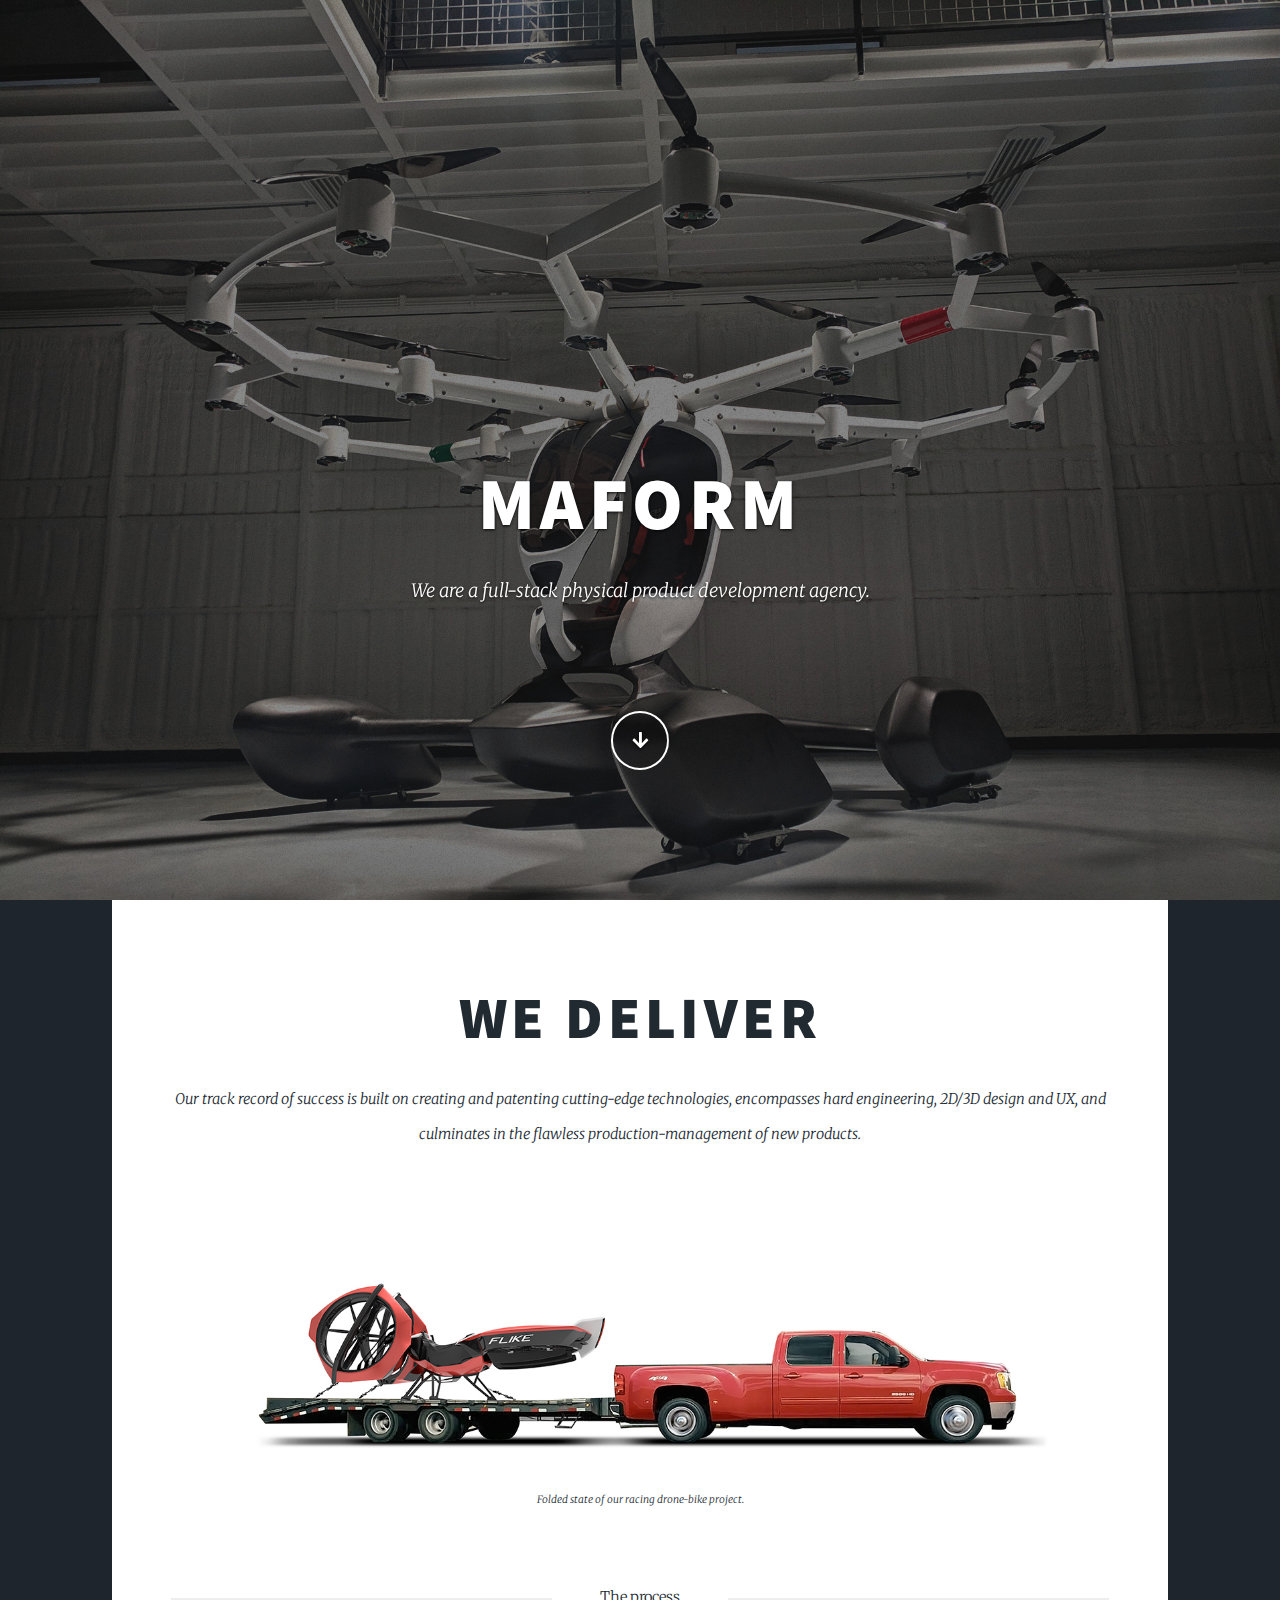
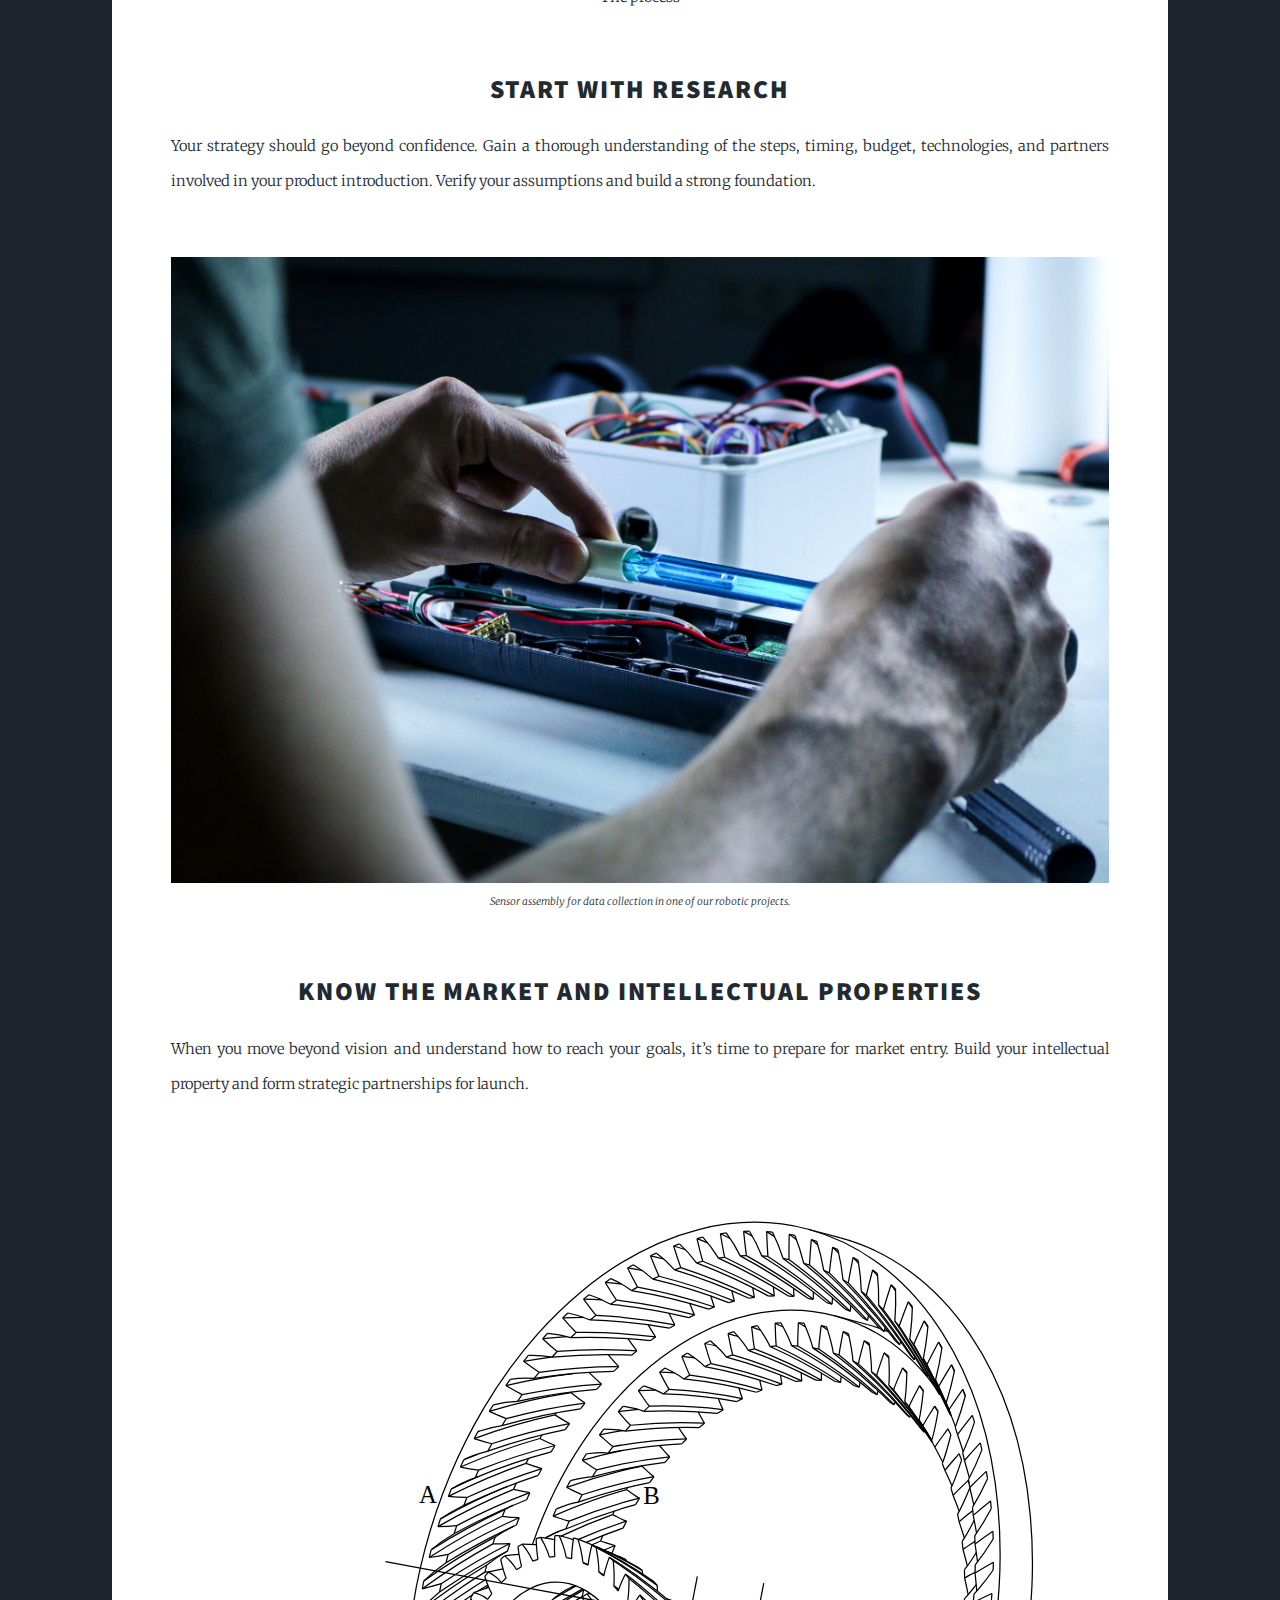
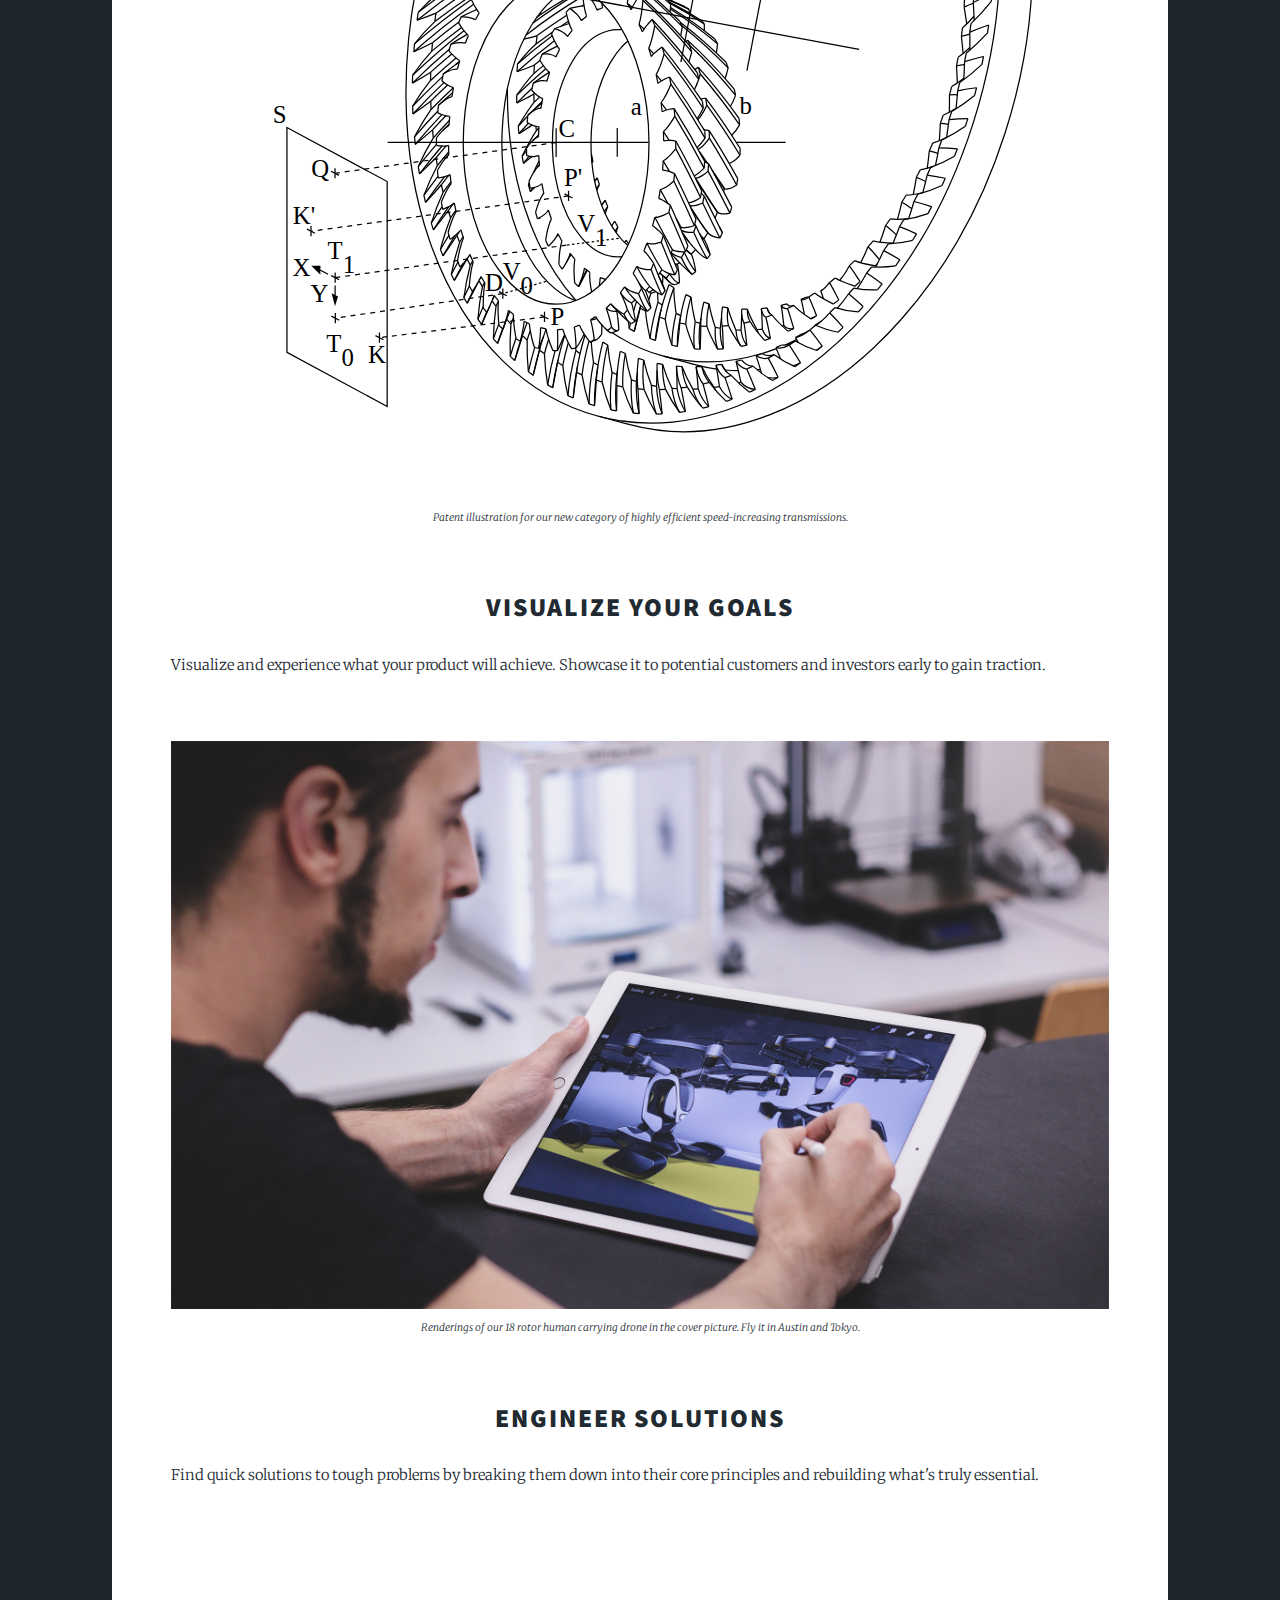
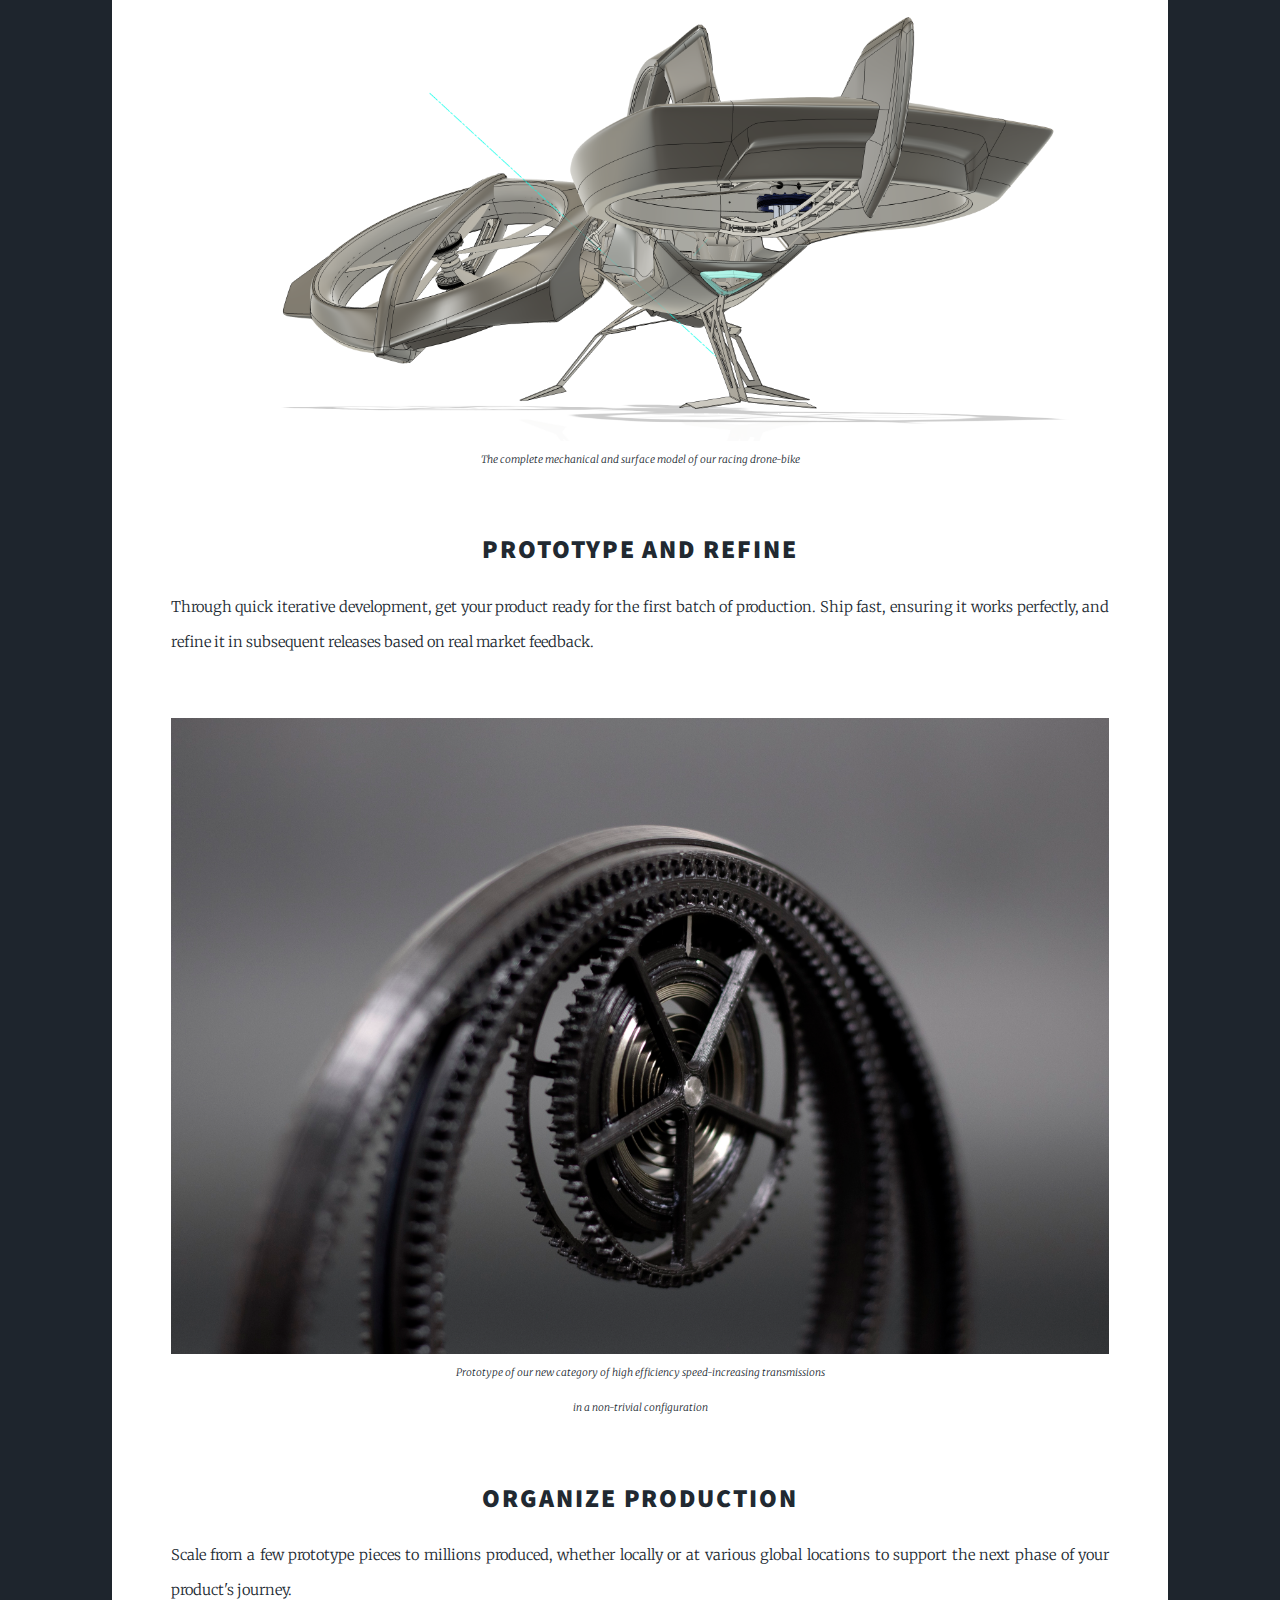
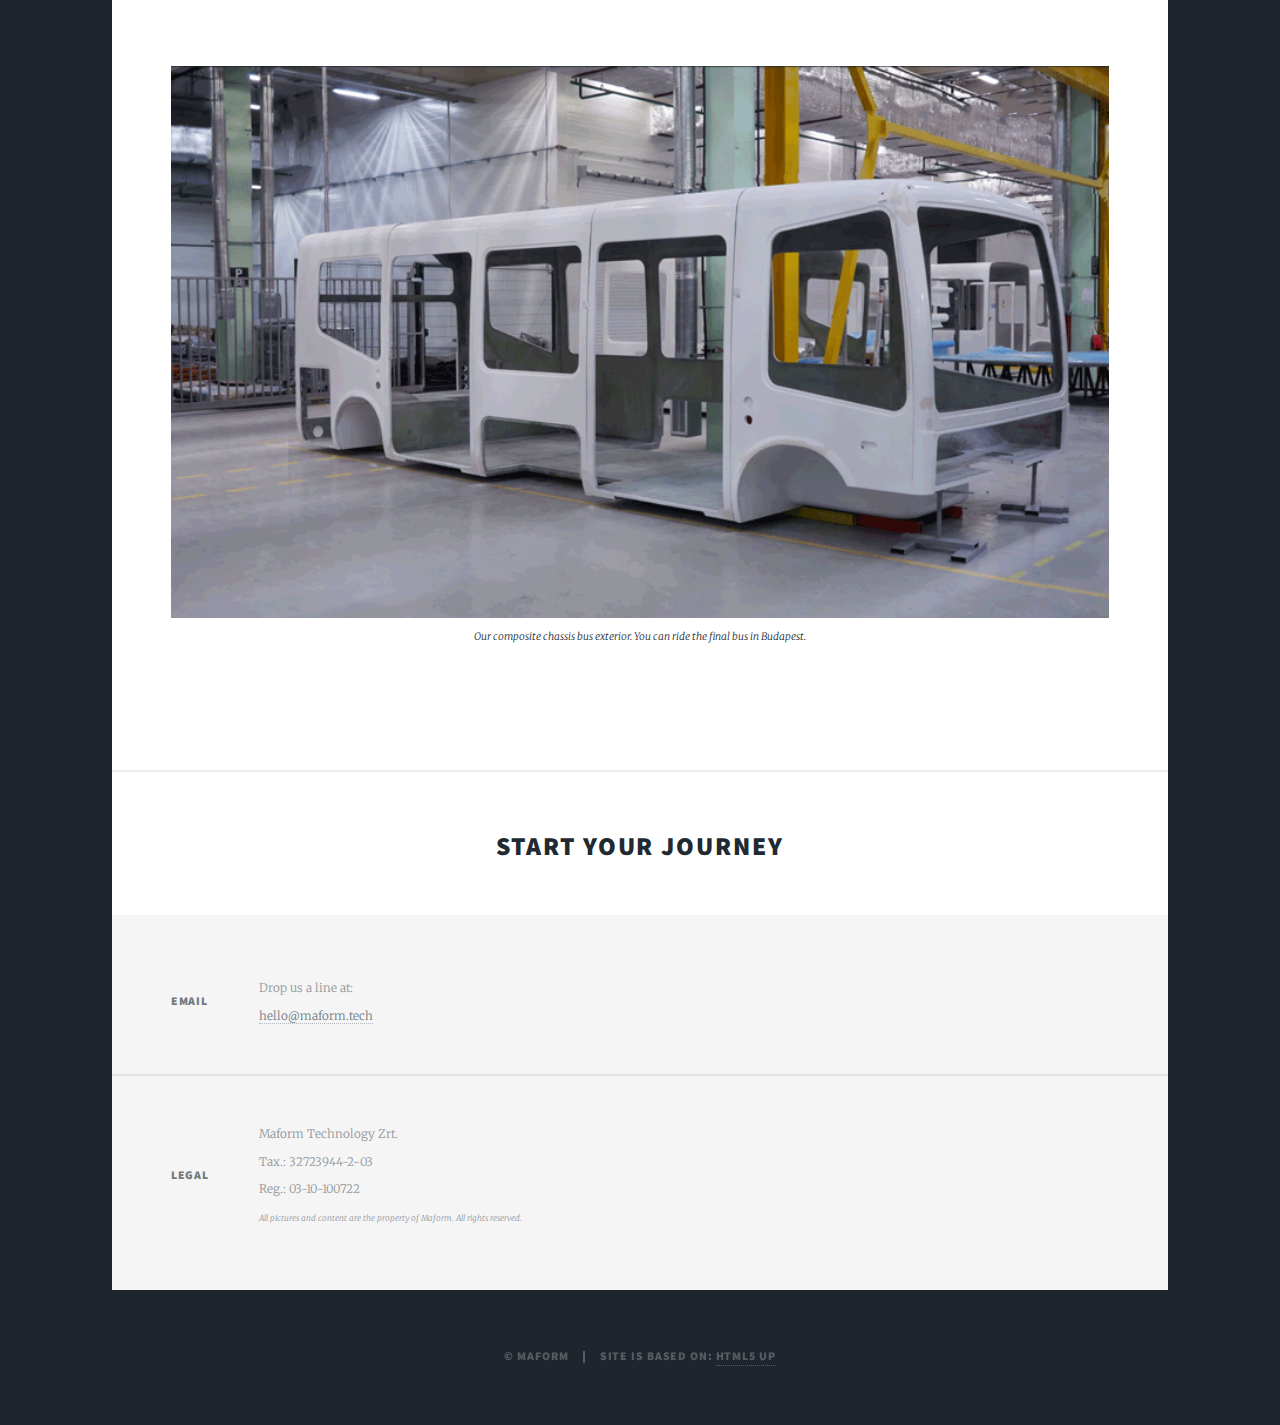
<file: index.html>
<!DOCTYPE HTML>
<!--
	Massively by HTML5 UP
	html5up.net | @ajlkn
	Free for personal and commercial use under the CCA 3.0 license (html5up.net/license)
-->
<html>
	<head>
		<title>Maform</title>
		<meta charset="utf-8" />
		<meta name="viewport" content="width=device-width, initial-scale=1, user-scalable=no" />
		<link rel="stylesheet" href="assets/css/main.css" />
		<noscript><link rel="stylesheet" href="assets/css/noscript.css" /></noscript>
	</head>
	<body class="is-preload">

		<!-- Wrapper -->
			<div id="wrapper" class="fade-in">

				<!-- Intro -->
					<div id="intro" class="ds">
						<h1>Maform</h1>
						<p class="ds">We are a full-stack physical product development agency.</p>
						<span class="ds">&nbsp;<br />&nbsp;
						</span>
						<ul class="actions">
							<li><a href="#header" class="button icon solid solo fa-arrow-down scrolly">More</a></li>
						</ul>
					</div>

				<!-- Header -->
					<header id="header">
						<a href="index.html" class="logo"><img src="images/maf-logo.png" alt="" /></a>
					</header>

				<!-- Main -->
					<div id="main">

						<!-- Featured Post -->
							<article class="post featured">
								<header class="major">
									<h2>We deliver</h2>
									<p>Our track record of success is built on creating and patenting cutting-edge technologies, encompasses hard engineering, 2D/3D design and UX, and culminates in the flawless production-management of new products.</p>
									<div class="image main"><img src="images/1.jpg" alt="" /><em class="small">Folded state of our racing drone-bike project.</em></div>
									&nbsp;
									<span class="date">The process</span>
								</header>
								<h2>Start with research</h2>
								<p>Your strategy should go beyond confidence. Gain a thorough understanding of the steps, timing, budget, technologies, and partners involved in your product introduction. Verify your assumptions and build a strong foundation.</p>
								<div class="image main"><img src="images/pic01.jpg" alt="" /><em class="small">Sensor assembly for data collection in one of our robotic projects.</em></div>

								<h2>Know the market and intellectual properties</h2>
								<p>When you move beyond vision and understand how to reach your goals, it’s time to prepare for market entry. Build your intellectual property and form strategic partnerships for launch.</p>
              					<div class="image main"><img src="images/teeth_IntHelBevGear.svg" alt="" /><em class="small">Patent illustration for our new category of highly efficient speed-increasing transmissions.</em></div>

								<h2>Visualize your goals</h2>
								<p>Visualize and experience what your product will achieve. Showcase it to potential customers and investors early to gain traction.</p>
              					<div class="image main"><img src="images/vis.jpg" alt="" /><em class="small">Renderings of our 18 rotor human carrying drone in the cover picture. Fly it in Austin and Tokyo.</em></div>

								<h2>Engineer solutions</h2>
								<p>Find quick solutions to tough problems by breaking them down into their core principles and rebuilding what's truly essential.</p>
              					<div class="image main"><img src="images/2.png" alt="" /><em class="small">The complete mechanical and surface model of our racing drone-bike</em></div>

								<h2>Prototype and refine</h2>
								<p>Through quick iterative development, get your product ready for the first batch of production. Ship fast, ensuring it works perfectly, and refine it in subsequent releases based on real market feedback.</p>
              					<div class="image main"><img src="images/proto.jpg" alt="" /><em class="small">Prototype of our new category of high efficiency speed-increasing transmissions <br> in a non-trivial configuration</em></div>
								
								<h2>Organize production</h2>
								<p>Scale from a few prototype pieces to millions produced, whether locally or at various global locations to support the next phase of your product's journey.</p>
								<div class="image main"><img src="images/prod2.gif" alt="" /><em class="small">Our composite chassis bus exterior. You can ride the final bus in Budapest.</em></div>

							</article>

						<!-- Footer -->
							<footer>
								<div>
									<h2>Start your journey</h2>
								</div>
							</footer>

					</div>

				<!-- Footer -->
					<footer id="footer">
						
						<section class="split contact">
							<section>
								<h3>Email</h3>
								<p>Drop us a line at:<br />
								<a href="#">hello@maform.tech</a></p>
							</section>
							<section>
								<h3>Legal</h3>
								<p>Maform Technology Zrt.<br />
								Tax.: 32723944-2-03<br />
								Reg.: 03-10-100722<br />
								<em class="small">All pictures and content are the property of Maform. All rights reserved.</em></p>
							</section>
						</section>
					</footer>

				<!-- Copyright -->
					<div id="copyright">
						<ul><li>&copy; Maform</li><li>site is based on: <a href="https://html5up.net">HTML5 UP</a></li></ul>
					</div>

			</div>

		<!-- Scripts -->
			<script src="assets/js/jquery.min.js"></script>
			<script src="assets/js/jquery.scrollex.min.js"></script>
			<script src="assets/js/jquery.scrolly.min.js"></script>
			<script src="assets/js/browser.min.js"></script>
			<script src="assets/js/breakpoints.min.js"></script>
			<script src="assets/js/util.js"></script>
			<script src="assets/js/main.js"></script>

	</body>
</html>
</file>
<file: assets/css/main.css>
@import url(fontawesome-all.min.css);
@import url("https://fonts.googleapis.com/css?family=Merriweather:300,700,300italic,700italic|Source+Sans+Pro:900");

:root{--red:#f71d1d;}

.ds{text-shadow: 0px 1px 3px rgba(0,0,0,0.9);}

.small{font-size: 70%;}

/*
	Massively by HTML5 UP
	html5up.net | @ajlkn
	Free for personal and commercial use under the CCA 3.0 license (html5up.net/license)
*/

html, body, div, span, applet, object,
iframe, h1, h2, h3, h4, h5, h6, p, blockquote,
pre, a, abbr, acronym, address, big, cite,
code, del, dfn, em, img, ins, kbd, q, s, samp,
small, strike, strong, sub, sup, tt, var, b,
u, i, center, dl, dt, dd, ol, ul, li, fieldset,
form, label, legend, table, caption, tbody,
tfoot, thead, tr, th, td, article, aside,
canvas, details, embed, figure, figcaption,
footer, header, hgroup, menu, nav, output, ruby,
section, summary, time, mark, audio, video {
	margin: 0;
	padding: 0;
	border: 0;
	font-size: 100%;
	font: inherit;
	vertical-align: baseline;}

article, aside, details, figcaption, figure,
footer, header, hgroup, menu, nav, section {
	display: block;}

body {
	line-height: 1;
}

ol, ul {
	list-style: none;
}

blockquote, q {
	quotes: none;
}

	blockquote:before, blockquote:after, q:before, q:after {
		content: '';
		content: none;
	}

table {
	border-collapse: collapse;
	border-spacing: 0;
}

body {
	-webkit-text-size-adjust: none;
}

mark {
	background-color: transparent;
	color: inherit;
}

input::-moz-focus-inner {
	border: 0;
	padding: 0;
}

input, select, textarea {
	-moz-appearance: none;
	-webkit-appearance: none;
	-ms-appearance: none;
	appearance: none;
}

/* Basic */

	@-ms-viewport {
		width: device-width;
	}

	body {
		-ms-overflow-style: scrollbar;
	}

	@media screen and (max-width: 480px) {

		html, body {
			min-width: 320px;
		}

	}

	html {
		box-sizing: border-box;
	}

	*, *:before, *:after {
		box-sizing: inherit;
	}

	body {
		background-color: #1e252d;
	}

		body.is-preload *, body.is-preload *:before, body.is-preload *:after {
			-moz-animation: none !important;
			-webkit-animation: none !important;
			-ms-animation: none !important;
			animation: none !important;
			-moz-transition: none !important;
			-webkit-transition: none !important;
			-ms-transition: none !important;
			transition: none !important;
		}

/* Type */

	html {
		font-size: 16pt;
	}

		@media screen and (max-width: 1680px) {

			html {
				font-size: 12pt;
			}

		}

		@media screen and (max-width: 1280px) {

			html {
				font-size: 11pt;
			}

		}

		@media screen and (max-width: 360px) {

			html {
				font-size: 10pt;
			}

		}

	body {
		color: #212931;
	}

	body, input, select, textarea {
		font-family: "Merriweather", Georgia, serif;
		font-weight: 300;
		font-size: 1rem;
		line-height: 2.375;
	}

	a {
		-moz-transition: color 0.2s ease-in-out, background-color 0.2s ease-in-out, border-color 0.2s ease-in-out, box-shadow 0.2s ease-in-out;
		-webkit-transition: color 0.2s ease-in-out, background-color 0.2s ease-in-out, border-color 0.2s ease-in-out, box-shadow 0.2s ease-in-out;
		-ms-transition: color 0.2s ease-in-out, background-color 0.2s ease-in-out, border-color 0.2s ease-in-out, box-shadow 0.2s ease-in-out;
		transition: color 0.2s ease-in-out, background-color 0.2s ease-in-out, border-color 0.2s ease-in-out, box-shadow 0.2s ease-in-out;
		border-bottom: dotted 1px;
		text-decoration: none;
	}

		a:hover {
			border-bottom-color: transparent;
		}

	strong, b {
		font-weight: 600;
	}

	em, i {
		font-style: italic;
	}

	p {
		text-align: justify;
		margin: 0 0 2rem 0;
	}

	h1, h2, h3, h4, h5, h6 {
		font-family: "Source Sans Pro", Helvetica, sans-serif;
		font-weight: 900;
		line-height: 1.5;
		letter-spacing: 0.075em;
		text-transform: uppercase;
		margin: 0 0 1rem 0;
	}

		h1 a, h2 a, h3 a, h4 a, h5 a, h6 a {
			border-bottom: 0;
			color: inherit;
			text-decoration: none;
		}

	h1 {
		font-size: 4rem;
		line-height: 1.1;
		margin: 0 0 2rem 0;
	}

	h2 {
		font-size: 1.75rem;
		line-height: 1.3;
		margin: 0 0 1.5rem 0;
	}

	h3 {
		font-size: 1.25rem;
		margin: 0 0 1.5rem 0;
	}

	h4 {
		font-size: 1rem;
	}

	h5 {
		font-size: 0.9rem;
	}

	h6 {
		font-size: 0.8rem;
	}

	sub {
		font-size: 0.8rem;
		position: relative;
		top: 0.5rem;
	}

	sup {
		font-size: 0.8rem;
		position: relative;
		top: -0.5rem;
	}

	blockquote {
		border-left: solid 4px;
		font-style: italic;
		margin: 0 0 2rem 0;
		padding: 0.5rem 0 0.5rem 2rem;
	}

	code {
		border: solid 2px;
		font-family: "Courier New", monospace;
		font-size: 0.9rem;
		margin: 0 0.25rem;
		padding: 0.25rem 0.65rem;
	}

	pre {
		-webkit-overflow-scrolling: touch;
		font-family: "Courier New", monospace;
		font-size: 0.9rem;
		margin: 0 0 2rem 0;
	}

		pre code {
			display: block;
			line-height: 1.75;
			padding: 1rem 1.5rem;
			overflow-x: auto;
		}

	hr {
		border: 0;
		border-bottom: solid 2px;
		margin: 3rem 0;
	}

		hr.major {
			margin: 5rem 0;
		}

	.align-left {
		text-align: left;
	}

	.align-center {
		text-align: center;
	}

	.align-right {
		text-align: right;
	}

	input, select, textarea {
		color: #212931;
	}

	a {
		color: #212931;
		border-bottom-color: rgba(33, 41, 49, 0.5);
	}

		a:hover {
			border-bottom-color: transparent;
			color: var(--red) !important;
		}

	strong, b {
		color: #212931;
	}

	h1, h2, h3, h4, h5, h6 {
		color: #212931;
	}

	blockquote {
		border-left-color: #eeeeee;
	}

	code {
		background: rgba(220, 220, 220, 0.25);
		border-color: #eeeeee;
	}

	hr {
		border-bottom-color: #eeeeee;
	}

/* Row */

	.row {
		display: flex;
		flex-wrap: wrap;
		box-sizing: border-box;
		align-items: stretch;
	}

		.row > * {
			box-sizing: border-box;
		}

		.row.gtr-uniform > * > :last-child {
			margin-bottom: 0;
		}

		.row.aln-left {
			justify-content: flex-start;
		}

		.row.aln-center {
			justify-content: center;
		}

		.row.aln-right {
			justify-content: flex-end;
		}

		.row.aln-top {
			align-items: flex-start;
		}

		.row.aln-middle {
			align-items: center;
		}

		.row.aln-bottom {
			align-items: flex-end;
		}

		.row > .imp {
			order: -1;
		}

		.row > .col-1 {
			width: 8.33333%;
		}

		.row > .off-1 {
			margin-left: 8.33333%;
		}

		.row > .col-2 {
			width: 16.66667%;
		}

		.row > .off-2 {
			margin-left: 16.66667%;
		}

		.row > .col-3 {
			width: 25%;
		}

		.row > .off-3 {
			margin-left: 25%;
		}

		.row > .col-4 {
			width: 33.33333%;
		}

		.row > .off-4 {
			margin-left: 33.33333%;
		}

		.row > .col-5 {
			width: 41.66667%;
		}

		.row > .off-5 {
			margin-left: 41.66667%;
		}

		.row > .col-6 {
			width: 50%;
		}

		.row > .off-6 {
			margin-left: 50%;
		}

		.row > .col-7 {
			width: 58.33333%;
		}

		.row > .off-7 {
			margin-left: 58.33333%;
		}

		.row > .col-8 {
			width: 66.66667%;
		}

		.row > .off-8 {
			margin-left: 66.66667%;
		}

		.row > .col-9 {
			width: 75%;
		}

		.row > .off-9 {
			margin-left: 75%;
		}

		.row > .col-10 {
			width: 83.33333%;
		}

		.row > .off-10 {
			margin-left: 83.33333%;
		}

		.row > .col-11 {
			width: 91.66667%;
		}

		.row > .off-11 {
			margin-left: 91.66667%;
		}

		.row > .col-12 {
			width: 100%;
		}

		.row > .off-12 {
			margin-left: 100%;
		}

		.row.gtr-0 {
			margin-top: 0;
			margin-left: 0rem;
		}

			.row.gtr-0 > * {
				padding: 0 0 0 0rem;
			}

			.row.gtr-0.gtr-uniform {
				margin-top: 0rem;
			}

				.row.gtr-0.gtr-uniform > * {
					padding-top: 0rem;
				}

		.row.gtr-25 {
			margin-top: 0;
			margin-left: -0.375rem;
		}

			.row.gtr-25 > * {
				padding: 0 0 0 0.375rem;
			}

			.row.gtr-25.gtr-uniform {
				margin-top: -0.375rem;
			}

				.row.gtr-25.gtr-uniform > * {
					padding-top: 0.375rem;
				}

		.row.gtr-50 {
			margin-top: 0;
			margin-left: -0.75rem;
		}

			.row.gtr-50 > * {
				padding: 0 0 0 0.75rem;
			}

			.row.gtr-50.gtr-uniform {
				margin-top: -0.75rem;
			}

				.row.gtr-50.gtr-uniform > * {
					padding-top: 0.75rem;
				}

		.row {
			margin-top: 0;
			margin-left: -1.5rem;
		}

			.row > * {
				padding: 0 0 0 1.5rem;
			}

			.row.gtr-uniform {
				margin-top: -1.5rem;
			}

				.row.gtr-uniform > * {
					padding-top: 1.5rem;
				}

		.row.gtr-150 {
			margin-top: 0;
			margin-left: -2.25rem;
		}

			.row.gtr-150 > * {
				padding: 0 0 0 2.25rem;
			}

			.row.gtr-150.gtr-uniform {
				margin-top: -2.25rem;
			}

				.row.gtr-150.gtr-uniform > * {
					padding-top: 2.25rem;
				}

		.row.gtr-200 {
			margin-top: 0;
			margin-left: -3rem;
		}

			.row.gtr-200 > * {
				padding: 0 0 0 3rem;
			}

			.row.gtr-200.gtr-uniform {
				margin-top: -3rem;
			}

				.row.gtr-200.gtr-uniform > * {
					padding-top: 3rem;
				}

		@media screen and (max-width: 1680px) {

			.row {
				display: flex;
				flex-wrap: wrap;
				box-sizing: border-box;
				align-items: stretch;
			}

				.row > * {
					box-sizing: border-box;
				}

				.row.gtr-uniform > * > :last-child {
					margin-bottom: 0;
				}

				.row.aln-left {
					justify-content: flex-start;
				}

				.row.aln-center {
					justify-content: center;
				}

				.row.aln-right {
					justify-content: flex-end;
				}

				.row.aln-top {
					align-items: flex-start;
				}

				.row.aln-middle {
					align-items: center;
				}

				.row.aln-bottom {
					align-items: flex-end;
				}

				.row > .imp-xlarge {
					order: -1;
				}

				.row > .col-1-xlarge {
					width: 8.33333%;
				}

				.row > .off-1-xlarge {
					margin-left: 8.33333%;
				}

				.row > .col-2-xlarge {
					width: 16.66667%;
				}

				.row > .off-2-xlarge {
					margin-left: 16.66667%;
				}

				.row > .col-3-xlarge {
					width: 25%;
				}

				.row > .off-3-xlarge {
					margin-left: 25%;
				}

				.row > .col-4-xlarge {
					width: 33.33333%;
				}

				.row > .off-4-xlarge {
					margin-left: 33.33333%;
				}

				.row > .col-5-xlarge {
					width: 41.66667%;
				}

				.row > .off-5-xlarge {
					margin-left: 41.66667%;
				}

				.row > .col-6-xlarge {
					width: 50%;
				}

				.row > .off-6-xlarge {
					margin-left: 50%;
				}

				.row > .col-7-xlarge {
					width: 58.33333%;
				}

				.row > .off-7-xlarge {
					margin-left: 58.33333%;
				}

				.row > .col-8-xlarge {
					width: 66.66667%;
				}

				.row > .off-8-xlarge {
					margin-left: 66.66667%;
				}

				.row > .col-9-xlarge {
					width: 75%;
				}

				.row > .off-9-xlarge {
					margin-left: 75%;
				}

				.row > .col-10-xlarge {
					width: 83.33333%;
				}

				.row > .off-10-xlarge {
					margin-left: 83.33333%;
				}

				.row > .col-11-xlarge {
					width: 91.66667%;
				}

				.row > .off-11-xlarge {
					margin-left: 91.66667%;
				}

				.row > .col-12-xlarge {
					width: 100%;
				}

				.row > .off-12-xlarge {
					margin-left: 100%;
				}

				.row.gtr-0 {
					margin-top: 0;
					margin-left: 0rem;
				}

					.row.gtr-0 > * {
						padding: 0 0 0 0rem;
					}

					.row.gtr-0.gtr-uniform {
						margin-top: 0rem;
					}

						.row.gtr-0.gtr-uniform > * {
							padding-top: 0rem;
						}

				.row.gtr-25 {
					margin-top: 0;
					margin-left: -0.375rem;
				}

					.row.gtr-25 > * {
						padding: 0 0 0 0.375rem;
					}

					.row.gtr-25.gtr-uniform {
						margin-top: -0.375rem;
					}

						.row.gtr-25.gtr-uniform > * {
							padding-top: 0.375rem;
						}

				.row.gtr-50 {
					margin-top: 0;
					margin-left: -0.75rem;
				}

					.row.gtr-50 > * {
						padding: 0 0 0 0.75rem;
					}

					.row.gtr-50.gtr-uniform {
						margin-top: -0.75rem;
					}

						.row.gtr-50.gtr-uniform > * {
							padding-top: 0.75rem;
						}

				.row {
					margin-top: 0;
					margin-left: -1.5rem;
				}

					.row > * {
						padding: 0 0 0 1.5rem;
					}

					.row.gtr-uniform {
						margin-top: -1.5rem;
					}

						.row.gtr-uniform > * {
							padding-top: 1.5rem;
						}

				.row.gtr-150 {
					margin-top: 0;
					margin-left: -2.25rem;
				}

					.row.gtr-150 > * {
						padding: 0 0 0 2.25rem;
					}

					.row.gtr-150.gtr-uniform {
						margin-top: -2.25rem;
					}

						.row.gtr-150.gtr-uniform > * {
							padding-top: 2.25rem;
						}

				.row.gtr-200 {
					margin-top: 0;
					margin-left: -3rem;
				}

					.row.gtr-200 > * {
						padding: 0 0 0 3rem;
					}

					.row.gtr-200.gtr-uniform {
						margin-top: -3rem;
					}

						.row.gtr-200.gtr-uniform > * {
							padding-top: 3rem;
						}

		}

		@media screen and (max-width: 1280px) {

			.row {
				display: flex;
				flex-wrap: wrap;
				box-sizing: border-box;
				align-items: stretch;
			}

				.row > * {
					box-sizing: border-box;
				}

				.row.gtr-uniform > * > :last-child {
					margin-bottom: 0;
				}

				.row.aln-left {
					justify-content: flex-start;
				}

				.row.aln-center {
					justify-content: center;
				}

				.row.aln-right {
					justify-content: flex-end;
				}

				.row.aln-top {
					align-items: flex-start;
				}

				.row.aln-middle {
					align-items: center;
				}

				.row.aln-bottom {
					align-items: flex-end;
				}

				.row > .imp-large {
					order: -1;
				}

				.row > .col-1-large {
					width: 8.33333%;
				}

				.row > .off-1-large {
					margin-left: 8.33333%;
				}

				.row > .col-2-large {
					width: 16.66667%;
				}

				.row > .off-2-large {
					margin-left: 16.66667%;
				}

				.row > .col-3-large {
					width: 25%;
				}

				.row > .off-3-large {
					margin-left: 25%;
				}

				.row > .col-4-large {
					width: 33.33333%;
				}

				.row > .off-4-large {
					margin-left: 33.33333%;
				}

				.row > .col-5-large {
					width: 41.66667%;
				}

				.row > .off-5-large {
					margin-left: 41.66667%;
				}

				.row > .col-6-large {
					width: 50%;
				}

				.row > .off-6-large {
					margin-left: 50%;
				}

				.row > .col-7-large {
					width: 58.33333%;
				}

				.row > .off-7-large {
					margin-left: 58.33333%;
				}

				.row > .col-8-large {
					width: 66.66667%;
				}

				.row > .off-8-large {
					margin-left: 66.66667%;
				}

				.row > .col-9-large {
					width: 75%;
				}

				.row > .off-9-large {
					margin-left: 75%;
				}

				.row > .col-10-large {
					width: 83.33333%;
				}

				.row > .off-10-large {
					margin-left: 83.33333%;
				}

				.row > .col-11-large {
					width: 91.66667%;
				}

				.row > .off-11-large {
					margin-left: 91.66667%;
				}

				.row > .col-12-large {
					width: 100%;
				}

				.row > .off-12-large {
					margin-left: 100%;
				}

				.row.gtr-0 {
					margin-top: 0;
					margin-left: 0rem;
				}

					.row.gtr-0 > * {
						padding: 0 0 0 0rem;
					}

					.row.gtr-0.gtr-uniform {
						margin-top: 0rem;
					}

						.row.gtr-0.gtr-uniform > * {
							padding-top: 0rem;
						}

				.row.gtr-25 {
					margin-top: 0;
					margin-left: -0.375rem;
				}

					.row.gtr-25 > * {
						padding: 0 0 0 0.375rem;
					}

					.row.gtr-25.gtr-uniform {
						margin-top: -0.375rem;
					}

						.row.gtr-25.gtr-uniform > * {
							padding-top: 0.375rem;
						}

				.row.gtr-50 {
					margin-top: 0;
					margin-left: -0.75rem;
				}

					.row.gtr-50 > * {
						padding: 0 0 0 0.75rem;
					}

					.row.gtr-50.gtr-uniform {
						margin-top: -0.75rem;
					}

						.row.gtr-50.gtr-uniform > * {
							padding-top: 0.75rem;
						}

				.row {
					margin-top: 0;
					margin-left: -1.5rem;
				}

					.row > * {
						padding: 0 0 0 1.5rem;
					}

					.row.gtr-uniform {
						margin-top: -1.5rem;
					}

						.row.gtr-uniform > * {
							padding-top: 1.5rem;
						}

				.row.gtr-150 {
					margin-top: 0;
					margin-left: -2.25rem;
				}

					.row.gtr-150 > * {
						padding: 0 0 0 2.25rem;
					}

					.row.gtr-150.gtr-uniform {
						margin-top: -2.25rem;
					}

						.row.gtr-150.gtr-uniform > * {
							padding-top: 2.25rem;
						}

				.row.gtr-200 {
					margin-top: 0;
					margin-left: -3rem;
				}

					.row.gtr-200 > * {
						padding: 0 0 0 3rem;
					}

					.row.gtr-200.gtr-uniform {
						margin-top: -3rem;
					}

						.row.gtr-200.gtr-uniform > * {
							padding-top: 3rem;
						}

		}

		@media screen and (max-width: 980px) {

			.row {
				display: flex;
				flex-wrap: wrap;
				box-sizing: border-box;
				align-items: stretch;
			}

				.row > * {
					box-sizing: border-box;
				}

				.row.gtr-uniform > * > :last-child {
					margin-bottom: 0;
				}

				.row.aln-left {
					justify-content: flex-start;
				}

				.row.aln-center {
					justify-content: center;
				}

				.row.aln-right {
					justify-content: flex-end;
				}

				.row.aln-top {
					align-items: flex-start;
				}

				.row.aln-middle {
					align-items: center;
				}

				.row.aln-bottom {
					align-items: flex-end;
				}

				.row > .imp-medium {
					order: -1;
				}

				.row > .col-1-medium {
					width: 8.33333%;
				}

				.row > .off-1-medium {
					margin-left: 8.33333%;
				}

				.row > .col-2-medium {
					width: 16.66667%;
				}

				.row > .off-2-medium {
					margin-left: 16.66667%;
				}

				.row > .col-3-medium {
					width: 25%;
				}

				.row > .off-3-medium {
					margin-left: 25%;
				}

				.row > .col-4-medium {
					width: 33.33333%;
				}

				.row > .off-4-medium {
					margin-left: 33.33333%;
				}

				.row > .col-5-medium {
					width: 41.66667%;
				}

				.row > .off-5-medium {
					margin-left: 41.66667%;
				}

				.row > .col-6-medium {
					width: 50%;
				}

				.row > .off-6-medium {
					margin-left: 50%;
				}

				.row > .col-7-medium {
					width: 58.33333%;
				}

				.row > .off-7-medium {
					margin-left: 58.33333%;
				}

				.row > .col-8-medium {
					width: 66.66667%;
				}

				.row > .off-8-medium {
					margin-left: 66.66667%;
				}

				.row > .col-9-medium {
					width: 75%;
				}

				.row > .off-9-medium {
					margin-left: 75%;
				}

				.row > .col-10-medium {
					width: 83.33333%;
				}

				.row > .off-10-medium {
					margin-left: 83.33333%;
				}

				.row > .col-11-medium {
					width: 91.66667%;
				}

				.row > .off-11-medium {
					margin-left: 91.66667%;
				}

				.row > .col-12-medium {
					width: 100%;
				}

				.row > .off-12-medium {
					margin-left: 100%;
				}

				.row.gtr-0 {
					margin-top: 0;
					margin-left: 0rem;
				}

					.row.gtr-0 > * {
						padding: 0 0 0 0rem;
					}

					.row.gtr-0.gtr-uniform {
						margin-top: 0rem;
					}

						.row.gtr-0.gtr-uniform > * {
							padding-top: 0rem;
						}

				.row.gtr-25 {
					margin-top: 0;
					margin-left: -0.375rem;
				}

					.row.gtr-25 > * {
						padding: 0 0 0 0.375rem;
					}

					.row.gtr-25.gtr-uniform {
						margin-top: -0.375rem;
					}

						.row.gtr-25.gtr-uniform > * {
							padding-top: 0.375rem;
						}

				.row.gtr-50 {
					margin-top: 0;
					margin-left: -0.75rem;
				}

					.row.gtr-50 > * {
						padding: 0 0 0 0.75rem;
					}

					.row.gtr-50.gtr-uniform {
						margin-top: -0.75rem;
					}

						.row.gtr-50.gtr-uniform > * {
							padding-top: 0.75rem;
						}

				.row {
					margin-top: 0;
					margin-left: -1.5rem;
				}

					.row > * {
						padding: 0 0 0 1.5rem;
					}

					.row.gtr-uniform {
						margin-top: -1.5rem;
					}

						.row.gtr-uniform > * {
							padding-top: 1.5rem;
						}

				.row.gtr-150 {
					margin-top: 0;
					margin-left: -2.25rem;
				}

					.row.gtr-150 > * {
						padding: 0 0 0 2.25rem;
					}

					.row.gtr-150.gtr-uniform {
						margin-top: -2.25rem;
					}

						.row.gtr-150.gtr-uniform > * {
							padding-top: 2.25rem;
						}

				.row.gtr-200 {
					margin-top: 0;
					margin-left: -3rem;
				}

					.row.gtr-200 > * {
						padding: 0 0 0 3rem;
					}

					.row.gtr-200.gtr-uniform {
						margin-top: -3rem;
					}

						.row.gtr-200.gtr-uniform > * {
							padding-top: 3rem;
						}

		}

		@media screen and (max-width: 736px) {

			.row {
				display: flex;
				flex-wrap: wrap;
				box-sizing: border-box;
				align-items: stretch;
			}

				.row > * {
					box-sizing: border-box;
				}

				.row.gtr-uniform > * > :last-child {
					margin-bottom: 0;
				}

				.row.aln-left {
					justify-content: flex-start;
				}

				.row.aln-center {
					justify-content: center;
				}

				.row.aln-right {
					justify-content: flex-end;
				}

				.row.aln-top {
					align-items: flex-start;
				}

				.row.aln-middle {
					align-items: center;
				}

				.row.aln-bottom {
					align-items: flex-end;
				}

				.row > .imp-small {
					order: -1;
				}

				.row > .col-1-small {
					width: 8.33333%;
				}

				.row > .off-1-small {
					margin-left: 8.33333%;
				}

				.row > .col-2-small {
					width: 16.66667%;
				}

				.row > .off-2-small {
					margin-left: 16.66667%;
				}

				.row > .col-3-small {
					width: 25%;
				}

				.row > .off-3-small {
					margin-left: 25%;
				}

				.row > .col-4-small {
					width: 33.33333%;
				}

				.row > .off-4-small {
					margin-left: 33.33333%;
				}

				.row > .col-5-small {
					width: 41.66667%;
				}

				.row > .off-5-small {
					margin-left: 41.66667%;
				}

				.row > .col-6-small {
					width: 50%;
				}

				.row > .off-6-small {
					margin-left: 50%;
				}

				.row > .col-7-small {
					width: 58.33333%;
				}

				.row > .off-7-small {
					margin-left: 58.33333%;
				}

				.row > .col-8-small {
					width: 66.66667%;
				}

				.row > .off-8-small {
					margin-left: 66.66667%;
				}

				.row > .col-9-small {
					width: 75%;
				}

				.row > .off-9-small {
					margin-left: 75%;
				}

				.row > .col-10-small {
					width: 83.33333%;
				}

				.row > .off-10-small {
					margin-left: 83.33333%;
				}

				.row > .col-11-small {
					width: 91.66667%;
				}

				.row > .off-11-small {
					margin-left: 91.66667%;
				}

				.row > .col-12-small {
					width: 100%;
				}

				.row > .off-12-small {
					margin-left: 100%;
				}

				.row.gtr-0 {
					margin-top: 0;
					margin-left: 0rem;
				}

					.row.gtr-0 > * {
						padding: 0 0 0 0rem;
					}

					.row.gtr-0.gtr-uniform {
						margin-top: 0rem;
					}

						.row.gtr-0.gtr-uniform > * {
							padding-top: 0rem;
						}

				.row.gtr-25 {
					margin-top: 0;
					margin-left: -0.375rem;
				}

					.row.gtr-25 > * {
						padding: 0 0 0 0.375rem;
					}

					.row.gtr-25.gtr-uniform {
						margin-top: -0.375rem;
					}

						.row.gtr-25.gtr-uniform > * {
							padding-top: 0.375rem;
						}

				.row.gtr-50 {
					margin-top: 0;
					margin-left: -0.75rem;
				}

					.row.gtr-50 > * {
						padding: 0 0 0 0.75rem;
					}

					.row.gtr-50.gtr-uniform {
						margin-top: -0.75rem;
					}

						.row.gtr-50.gtr-uniform > * {
							padding-top: 0.75rem;
						}

				.row {
					margin-top: 0;
					margin-left: -1.5rem;
				}

					.row > * {
						padding: 0 0 0 1.5rem;
					}

					.row.gtr-uniform {
						margin-top: -1.5rem;
					}

						.row.gtr-uniform > * {
							padding-top: 1.5rem;
						}

				.row.gtr-150 {
					margin-top: 0;
					margin-left: -2.25rem;
				}

					.row.gtr-150 > * {
						padding: 0 0 0 2.25rem;
					}

					.row.gtr-150.gtr-uniform {
						margin-top: -2.25rem;
					}

						.row.gtr-150.gtr-uniform > * {
							padding-top: 2.25rem;
						}

				.row.gtr-200 {
					margin-top: 0;
					margin-left: -3rem;
				}

					.row.gtr-200 > * {
						padding: 0 0 0 3rem;
					}

					.row.gtr-200.gtr-uniform {
						margin-top: -3rem;
					}

						.row.gtr-200.gtr-uniform > * {
							padding-top: 3rem;
						}

		}

		@media screen and (max-width: 480px) {

			.row {
				display: flex;
				flex-wrap: wrap;
				box-sizing: border-box;
				align-items: stretch;
			}

				.row > * {
					box-sizing: border-box;
				}

				.row.gtr-uniform > * > :last-child {
					margin-bottom: 0;
				}

				.row.aln-left {
					justify-content: flex-start;
				}

				.row.aln-center {
					justify-content: center;
				}

				.row.aln-right {
					justify-content: flex-end;
				}

				.row.aln-top {
					align-items: flex-start;
				}

				.row.aln-middle {
					align-items: center;
				}

				.row.aln-bottom {
					align-items: flex-end;
				}

				.row > .imp-xsmall {
					order: -1;
				}

				.row > .col-1-xsmall {
					width: 8.33333%;
				}

				.row > .off-1-xsmall {
					margin-left: 8.33333%;
				}

				.row > .col-2-xsmall {
					width: 16.66667%;
				}

				.row > .off-2-xsmall {
					margin-left: 16.66667%;
				}

				.row > .col-3-xsmall {
					width: 25%;
				}

				.row > .off-3-xsmall {
					margin-left: 25%;
				}

				.row > .col-4-xsmall {
					width: 33.33333%;
				}

				.row > .off-4-xsmall {
					margin-left: 33.33333%;
				}

				.row > .col-5-xsmall {
					width: 41.66667%;
				}

				.row > .off-5-xsmall {
					margin-left: 41.66667%;
				}

				.row > .col-6-xsmall {
					width: 50%;
				}

				.row > .off-6-xsmall {
					margin-left: 50%;
				}

				.row > .col-7-xsmall {
					width: 58.33333%;
				}

				.row > .off-7-xsmall {
					margin-left: 58.33333%;
				}

				.row > .col-8-xsmall {
					width: 66.66667%;
				}

				.row > .off-8-xsmall {
					margin-left: 66.66667%;
				}

				.row > .col-9-xsmall {
					width: 75%;
				}

				.row > .off-9-xsmall {
					margin-left: 75%;
				}

				.row > .col-10-xsmall {
					width: 83.33333%;
				}

				.row > .off-10-xsmall {
					margin-left: 83.33333%;
				}

				.row > .col-11-xsmall {
					width: 91.66667%;
				}

				.row > .off-11-xsmall {
					margin-left: 91.66667%;
				}

				.row > .col-12-xsmall {
					width: 100%;
				}

				.row > .off-12-xsmall {
					margin-left: 100%;
				}

				.row.gtr-0 {
					margin-top: 0;
					margin-left: 0rem;
				}

					.row.gtr-0 > * {
						padding: 0 0 0 0rem;
					}

					.row.gtr-0.gtr-uniform {
						margin-top: 0rem;
					}

						.row.gtr-0.gtr-uniform > * {
							padding-top: 0rem;
						}

				.row.gtr-25 {
					margin-top: 0;
					margin-left: -0.375rem;
				}

					.row.gtr-25 > * {
						padding: 0 0 0 0.375rem;
					}

					.row.gtr-25.gtr-uniform {
						margin-top: -0.375rem;
					}

						.row.gtr-25.gtr-uniform > * {
							padding-top: 0.375rem;
						}

				.row.gtr-50 {
					margin-top: 0;
					margin-left: -0.75rem;
				}

					.row.gtr-50 > * {
						padding: 0 0 0 0.75rem;
					}

					.row.gtr-50.gtr-uniform {
						margin-top: -0.75rem;
					}

						.row.gtr-50.gtr-uniform > * {
							padding-top: 0.75rem;
						}

				.row {
					margin-top: 0;
					margin-left: -1.5rem;
				}

					.row > * {
						padding: 0 0 0 1.5rem;
					}

					.row.gtr-uniform {
						margin-top: -1.5rem;
					}

						.row.gtr-uniform > * {
							padding-top: 1.5rem;
						}

				.row.gtr-150 {
					margin-top: 0;
					margin-left: -2.25rem;
				}

					.row.gtr-150 > * {
						padding: 0 0 0 2.25rem;
					}

					.row.gtr-150.gtr-uniform {
						margin-top: -2.25rem;
					}

						.row.gtr-150.gtr-uniform > * {
							padding-top: 2.25rem;
						}

				.row.gtr-200 {
					margin-top: 0;
					margin-left: -3rem;
				}

					.row.gtr-200 > * {
						padding: 0 0 0 3rem;
					}

					.row.gtr-200.gtr-uniform {
						margin-top: -3rem;
					}

						.row.gtr-200.gtr-uniform > * {
							padding-top: 3rem;
						}

		}

		@media screen and (max-width: 360px) {

			.row {
				display: flex;
				flex-wrap: wrap;
				box-sizing: border-box;
				align-items: stretch;
			}

				.row > * {
					box-sizing: border-box;
				}

				.row.gtr-uniform > * > :last-child {
					margin-bottom: 0;
				}

				.row.aln-left {
					justify-content: flex-start;
				}

				.row.aln-center {
					justify-content: center;
				}

				.row.aln-right {
					justify-content: flex-end;
				}

				.row.aln-top {
					align-items: flex-start;
				}

				.row.aln-middle {
					align-items: center;
				}

				.row.aln-bottom {
					align-items: flex-end;
				}

				.row > .imp-xxsmall {
					order: -1;
				}

				.row > .col-1-xxsmall {
					width: 8.33333%;
				}

				.row > .off-1-xxsmall {
					margin-left: 8.33333%;
				}

				.row > .col-2-xxsmall {
					width: 16.66667%;
				}

				.row > .off-2-xxsmall {
					margin-left: 16.66667%;
				}

				.row > .col-3-xxsmall {
					width: 25%;
				}

				.row > .off-3-xxsmall {
					margin-left: 25%;
				}

				.row > .col-4-xxsmall {
					width: 33.33333%;
				}

				.row > .off-4-xxsmall {
					margin-left: 33.33333%;
				}

				.row > .col-5-xxsmall {
					width: 41.66667%;
				}

				.row > .off-5-xxsmall {
					margin-left: 41.66667%;
				}

				.row > .col-6-xxsmall {
					width: 50%;
				}

				.row > .off-6-xxsmall {
					margin-left: 50%;
				}

				.row > .col-7-xxsmall {
					width: 58.33333%;
				}

				.row > .off-7-xxsmall {
					margin-left: 58.33333%;
				}

				.row > .col-8-xxsmall {
					width: 66.66667%;
				}

				.row > .off-8-xxsmall {
					margin-left: 66.66667%;
				}

				.row > .col-9-xxsmall {
					width: 75%;
				}

				.row > .off-9-xxsmall {
					margin-left: 75%;
				}

				.row > .col-10-xxsmall {
					width: 83.33333%;
				}

				.row > .off-10-xxsmall {
					margin-left: 83.33333%;
				}

				.row > .col-11-xxsmall {
					width: 91.66667%;
				}

				.row > .off-11-xxsmall {
					margin-left: 91.66667%;
				}

				.row > .col-12-xxsmall {
					width: 100%;
				}

				.row > .off-12-xxsmall {
					margin-left: 100%;
				}

				.row.gtr-0 {
					margin-top: 0;
					margin-left: 0rem;
				}

					.row.gtr-0 > * {
						padding: 0 0 0 0rem;
					}

					.row.gtr-0.gtr-uniform {
						margin-top: 0rem;
					}

						.row.gtr-0.gtr-uniform > * {
							padding-top: 0rem;
						}

				.row.gtr-25 {
					margin-top: 0;
					margin-left: -0.375rem;
				}

					.row.gtr-25 > * {
						padding: 0 0 0 0.375rem;
					}

					.row.gtr-25.gtr-uniform {
						margin-top: -0.375rem;
					}

						.row.gtr-25.gtr-uniform > * {
							padding-top: 0.375rem;
						}

				.row.gtr-50 {
					margin-top: 0;
					margin-left: -0.75rem;
				}

					.row.gtr-50 > * {
						padding: 0 0 0 0.75rem;
					}

					.row.gtr-50.gtr-uniform {
						margin-top: -0.75rem;
					}

						.row.gtr-50.gtr-uniform > * {
							padding-top: 0.75rem;
						}

				.row {
					margin-top: 0;
					margin-left: -1.5rem;
				}

					.row > * {
						padding: 0 0 0 1.5rem;
					}

					.row.gtr-uniform {
						margin-top: -1.5rem;
					}

						.row.gtr-uniform > * {
							padding-top: 1.5rem;
						}

				.row.gtr-150 {
					margin-top: 0;
					margin-left: -2.25rem;
				}

					.row.gtr-150 > * {
						padding: 0 0 0 2.25rem;
					}

					.row.gtr-150.gtr-uniform {
						margin-top: -2.25rem;
					}

						.row.gtr-150.gtr-uniform > * {
							padding-top: 2.25rem;
						}

				.row.gtr-200 {
					margin-top: 0;
					margin-left: -3rem;
				}

					.row.gtr-200 > * {
						padding: 0 0 0 3rem;
					}

					.row.gtr-200.gtr-uniform {
						margin-top: -3rem;
					}

						.row.gtr-200.gtr-uniform > * {
							padding-top: 3rem;
						}

		}

/* Box */

	.box {
		border: solid 2px;
		margin-bottom: 2rem;
		padding: 1.5rem;
	}

		.box > :last-child,
		.box > :last-child > :last-child,
		.box > :last-child > :last-child > :last-child {
			margin-bottom: 0;
		}

		.box.alt {
			border: 0;
			border-radius: 0;
			padding: 0;
		}

	.box {
		border-color: #eeeeee;
	}

/* Button */

	input[type="submit"],
	input[type="reset"],
	input[type="button"],
	button,
	.button {
		-moz-appearance: none;
		-webkit-appearance: none;
		-ms-appearance: none;
		appearance: none;
		-moz-transition: background-color 0.2s ease-in-out, box-shadow 0.2s ease-in-out, color 0.2s ease-in-out;
		-webkit-transition: background-color 0.2s ease-in-out, box-shadow 0.2s ease-in-out, color 0.2s ease-in-out;
		-ms-transition: background-color 0.2s ease-in-out, box-shadow 0.2s ease-in-out, color 0.2s ease-in-out;
		transition: background-color 0.2s ease-in-out, box-shadow 0.2s ease-in-out, color 0.2s ease-in-out;
		border: 0;
		border-radius: 0;
		cursor: pointer;
		display: inline-block;
		font-family: "Source Sans Pro", Helvetica, sans-serif;
		font-size: 0.8rem;
		font-weight: 900;
		letter-spacing: 0.075em;
		height: 3rem;
		line-height: 3rem;
		padding: 0 2rem;
		text-align: center;
		text-decoration: none;
		text-transform: uppercase;
		white-space: nowrap;
	}

		input[type="submit"].icon:before,
		input[type="reset"].icon:before,
		input[type="button"].icon:before,
		button.icon:before,
		.button.icon:before {
			margin-right: 0.5rem;
		}

		input[type="submit"].icon.solo,
		input[type="reset"].icon.solo,
		input[type="button"].icon.solo,
		button.icon.solo,
		.button.icon.solo {
			position: relative;
			width: 4rem;
			height: 4rem;
			line-height: 4rem;
			border-radius: 4rem;
			text-indent: 4rem;
			overflow: hidden;
			padding: 0;
			white-space: nowrap;
		}

			input[type="submit"].icon.solo:before,
			input[type="reset"].icon.solo:before,
			input[type="button"].icon.solo:before,
			button.icon.solo:before,
			.button.icon.solo:before {
				position: absolute;
				display: block;
				top: 0;
				left: 0;
				width: inherit;
				height: inherit;
				line-height: inherit;
				font-size: 1.25rem;
				margin-right: 0;
				text-align: center;
				text-indent: 0;
			}

		input[type="submit"].fit,
		input[type="reset"].fit,
		input[type="button"].fit,
		button.fit,
		.button.fit {
			width: 100%;
		}

		input[type="submit"].small,
		input[type="reset"].small,
		input[type="button"].small,
		button.small,
		.button.small {
			font-size: 0.7rem;
			height: 2.5rem;
			line-height: 2.5rem;
			padding: 0 1.5rem;
		}

		input[type="submit"].large,
		input[type="reset"].large,
		input[type="button"].large,
		button.large,
		.button.large {
			font-size: 0.9rem;
			height: 3.5rem;
			line-height: 3.5rem;
			padding: 0 2.75rem;
		}

		@media screen and (max-width: 980px) {

			input[type="submit"],
			input[type="reset"],
			input[type="button"],
			button,
			.button {
				font-size: 0.9rem;
				height: 3.25rem;
				line-height: 3.25rem;
			}

				input[type="submit"].large,
				input[type="reset"].large,
				input[type="button"].large,
				button.large,
				.button.large {
					font-size: 1rem;
					height: 3.75rem;
					line-height: 3.75rem;
				}

		}

		input[type="submit"].disabled, input[type="submit"]:disabled,
		input[type="reset"].disabled,
		input[type="reset"]:disabled,
		input[type="button"].disabled,
		input[type="button"]:disabled,
		button.disabled,
		button:disabled,
		.button.disabled,
		.button:disabled {
			pointer-events: none;
			opacity: 0.25;
		}

	input[type="submit"],
	input[type="reset"],
	input[type="button"],
	button,
	.button {
		background-color: transparent;
		box-shadow: inset 0 0 0 2px #212931;
		color: #212931 !important;
	}

		input[type="submit"]:hover,
		input[type="reset"]:hover,
		input[type="button"]:hover,
		button:hover,
		.button:hover {
			box-shadow: inset 0 0 0 2px var(--red);
			color: var(--red) !important;
		}

		input[type="submit"].primary,
		input[type="reset"].primary,
		input[type="button"].primary,
		button.primary,
		.button.primary {
			background-color: #212931;
			box-shadow: none;
			color: #ffffff !important;
		}

			input[type="submit"].primary:hover,
			input[type="reset"].primary:hover,
			input[type="button"].primary:hover,
			button.primary:hover,
			.button.primary:hover {
				background-color: var(--red);
			}

/* Form */

	form {
		margin: 0 0 2rem 0;
	}

		form > :last-child {
			margin-bottom: 0;
		}

		form > .fields {
			display: -moz-flex;
			display: -webkit-flex;
			display: -ms-flex;
			display: flex;
			-moz-flex-wrap: wrap;
			-webkit-flex-wrap: wrap;
			-ms-flex-wrap: wrap;
			flex-wrap: wrap;
			width: calc(100% + 3rem);
			margin: -1.5rem 0 2rem -1.5rem;
		}

			form > .fields > .field {
				-moz-flex-grow: 0;
				-webkit-flex-grow: 0;
				-ms-flex-grow: 0;
				flex-grow: 0;
				-moz-flex-shrink: 0;
				-webkit-flex-shrink: 0;
				-ms-flex-shrink: 0;
				flex-shrink: 0;
				padding: 1.5rem 0 0 1.5rem;
				width: calc(100% - 1.5rem);
			}

				form > .fields > .field.half {
					width: calc(50% - 0.75rem);
				}

				form > .fields > .field.third {
					width: calc(100%/3 - 0.5rem);
				}

				form > .fields > .field.quarter {
					width: calc(25% - 0.375rem);
				}

		@media screen and (max-width: 480px) {

			form > .fields {
				width: calc(100% + 3rem);
				margin: -1.5rem 0 2rem -1.5rem;
			}

				form > .fields > .field {
					padding: 1.5rem 0 0 1.5rem;
					width: calc(100% - 1.5rem);
				}

					form > .fields > .field.half {
						width: calc(100% - 1.5rem);
					}

					form > .fields > .field.third {
						width: calc(100% - 1.5rem);
					}

					form > .fields > .field.quarter {
						width: calc(100% - 1.5rem);
					}

		}

	label {
		display: block;
		font-family: "Source Sans Pro", Helvetica, sans-serif;
		font-weight: 900;
		line-height: 1.5;
		letter-spacing: 0.075em;
		font-size: 0.8rem;
		text-transform: uppercase;
		margin: 0 0 0.75rem 0;
	}

		@media screen and (max-width: 980px) {

			label {
				font-size: 0.9rem;
			}

		}

	input[type="text"],
	input[type="password"],
	input[type="email"],
	select,
	textarea {
		-moz-appearance: none;
		-webkit-appearance: none;
		-ms-appearance: none;
		appearance: none;
		background: transparent;
		border-radius: 0;
		border: solid 2px;
		color: inherit;
		display: block;
		outline: 0;
		padding: 0 1rem;
		text-decoration: none;
		width: 100%;
	}

		input[type="text"]:invalid,
		input[type="password"]:invalid,
		input[type="email"]:invalid,
		select:invalid,
		textarea:invalid {
			box-shadow: none;
		}

	select {
		background-size: 1.25rem;
		background-repeat: no-repeat;
		background-position: calc(100% - 1rem) center;
		height: 3rem;
		padding-right: 3rem;
		text-overflow: ellipsis;
	}

		select:focus::-ms-value {
			background-color: transparent;
		}

		select::-ms-expand {
			display: none;
		}

	input[type="text"],
	input[type="password"],
	input[type="email"],
	select {
		height: 3rem;
	}

	textarea {
		padding: 0.75rem 1rem;
	}

	input[type="checkbox"],
	input[type="radio"] {
		-moz-appearance: none;
		-webkit-appearance: none;
		-ms-appearance: none;
		appearance: none;
		display: block;
		float: left;
		margin-right: -2rem;
		opacity: 0;
		width: 1rem;
		z-index: -1;
	}

		input[type="checkbox"] + label,
		input[type="radio"] + label {
			text-decoration: none;
			cursor: pointer;
			display: inline-block;
			font-size: 1rem;
			letter-spacing: 0;
			font-family: "Merriweather", Georgia, serif;
			text-transform: none;
			font-weight: 300;
			padding-left: 2.8rem;
			padding-right: 1rem;
			position: relative;
		}

			input[type="checkbox"] + label:before,
			input[type="radio"] + label:before {
				-moz-osx-font-smoothing: grayscale;
				-webkit-font-smoothing: antialiased;
				display: inline-block;
				font-style: normal;
				font-variant: normal;
				text-rendering: auto;
				line-height: 1;
				text-transform: none !important;
				font-family: 'Font Awesome 5 Free';
				font-weight: 900;
			}

			input[type="checkbox"] + label:before,
			input[type="radio"] + label:before {
				border-radius: 0;
				border: solid 2px;
				content: '';
				display: inline-block;
				font-size: 0.8rem;
				height: 1.8rem;
				left: 0;
				line-height: 1.65rem;
				position: absolute;
				text-align: center;
				top: -0.125rem;
				width: 1.8rem;
			}

		input[type="checkbox"]:checked + label:before,
		input[type="radio"]:checked + label:before {
			content: '\f00c';
		}

	input[type="checkbox"] + label:before {
		border-radius: 0;
	}

	input[type="radio"] + label:before {
		border-radius: 100%;
	}

	::-webkit-input-placeholder {
		opacity: 1.0;
	}

	:-moz-placeholder {
		opacity: 1.0;
	}

	::-moz-placeholder {
		opacity: 1.0;
	}

	:-ms-input-placeholder {
		opacity: 1.0;
	}

	label {
		color: #212931;
	}

	input[type="text"],
	input[type="password"],
	input[type="email"],
	select,
	textarea {
		border-color: #eeeeee;
	}

		input[type="text"]:focus,
		input[type="password"]:focus,
		input[type="email"]:focus,
		select:focus,
		textarea:focus {
			border-color: var(--red);
		}

	select {
		background-image: url("data:image/svg+xml;charset=utf8,%3Csvg xmlns='http://www.w3.org/2000/svg' width='40' height='40' preserveAspectRatio='none' viewBox='0 0 40 40'%3E%3Cpath d='M9.4,12.3l10.4,10.4l10.4-10.4c0.2-0.2,0.5-0.4,0.9-0.4c0.3,0,0.6,0.1,0.9,0.4l3.3,3.3c0.2,0.2,0.4,0.5,0.4,0.9 c0,0.4-0.1,0.6-0.4,0.9L20.7,31.9c-0.2,0.2-0.5,0.4-0.9,0.4c-0.3,0-0.6-0.1-0.9-0.4L4.3,17.3c-0.2-0.2-0.4-0.5-0.4-0.9 c0-0.4,0.1-0.6,0.4-0.9l3.3-3.3c0.2-0.2,0.5-0.4,0.9-0.4S9.1,12.1,9.4,12.3z' fill='%23eeeeee' /%3E%3C/svg%3E");
	}

		select option {
			background-color: #ffffff;
			color: #212931;
		}

	.select-wrapper:before {
		color: #eeeeee;
	}

	input[type="checkbox"] + label,
	input[type="radio"] + label {
		color: #212931;
	}

		input[type="checkbox"] + label:before,
		input[type="radio"] + label:before {
			border-color: #eeeeee;
		}

	input[type="checkbox"]:checked + label:before,
	input[type="radio"]:checked + label:before {
		background-color: #212931;
		border-color: #212931;
		color: #ffffff;
	}

	input[type="checkbox"]:focus + label:before,
	input[type="radio"]:focus + label:before {
		border-color: var(--red);
	}

	::-webkit-input-placeholder {
		color: #909498 !important;
	}

	:-moz-placeholder {
		color: #909498 !important;
	}

	::-moz-placeholder {
		color: #909498 !important;
	}

	:-ms-input-placeholder {
		color: #909498 !important;
	}

	.formerize-placeholder {
		color: #909498 !important;
	}

/* Icon */

	.icon {
		text-decoration: none;
		border-bottom: none;
		position: relative;
	}

		.icon:before {
			-moz-osx-font-smoothing: grayscale;
			-webkit-font-smoothing: antialiased;
			display: inline-block;
			font-style: normal;
			font-variant: normal;
			text-rendering: auto;
			line-height: 1;
			text-transform: none !important;
			font-family: 'Font Awesome 5 Free';
			font-weight: 400;
		}

		.icon > .label {
			display: none;
		}

		.icon:before {
			line-height: inherit;
		}

		.icon.solid:before {
			font-weight: 900;
		}

		.icon.brands:before {
			font-family: 'Font Awesome 5 Brands';
		}

/* Image */

	.image {
		border: 0;
		display: inline-block;
		position: relative;
	}

		.image img {
			display: block;
		}

		.image.left, .image.right {
			max-width: 40%;
		}

			.image.left img, .image.right img {
				width: 100%;
			}

		.image.left {
			float: left;
			margin: 0 2rem 2rem 0;
			top: 0.75rem;
		}

		.image.right {
			float: right;
			margin: 0 0 2rem 2rem;
			top: 0.75rem;
		}

		.image.fit {
			display: block;
			margin: 2.5rem 0;
			width: 100%;
		}

			.image.fit:first-child {
				margin-top: 0;
			}

			.image.fit img {
				width: 100%;
			}

		.image.main {
			display: block;
			margin: 4rem 0;
			width: 100%;
		}

			.image.main:first-child {
				margin-top: 0;
			}

			.image.main img {
				width: 100%;
			}

		@media screen and (max-width: 736px) {

			.image.fit {
				margin: 2rem 0;
			}

			.image.main {
				margin: 2rem 0;
			}

		}

	a.image {
		overflow: hidden;
	}

		a.image img {
			-moz-transition: -moz-transform 0.2s ease-out;
			-webkit-transition: -webkit-transform 0.2s ease-out;
			-ms-transition: -ms-transform 0.2s ease-out;
			transition: transform 0.2s ease-out;
		}

		a.image:hover img {
			-moz-transform: scale(1.05);
			-webkit-transform: scale(1.05);
			-ms-transform: scale(1.05);
			transform: scale(1.05);
		}

/* Actions */

	ul.actions {
		display: -moz-flex;
		display: -webkit-flex;
		display: -ms-flex;
		display: flex;
		cursor: default;
		list-style: none;
		margin-left: -1rem;
		padding-left: 0;
	}

		ul.actions li {
			padding: 0 0 0 1rem;
			vertical-align: middle;
		}

		ul.actions.special {
			-moz-justify-content: center;
			-webkit-justify-content: center;
			-ms-justify-content: center;
			justify-content: center;
			width: 100%;
			margin-left: 0;
		}

			ul.actions.special li:first-child {
				padding-left: 0;
			}

		ul.actions.stacked {
			-moz-flex-direction: column;
			-webkit-flex-direction: column;
			-ms-flex-direction: column;
			flex-direction: column;
			margin-left: 0;
		}

			ul.actions.stacked li {
				padding: 1.3rem 0 0 0;
			}

				ul.actions.stacked li:first-child {
					padding-top: 0;
				}

		ul.actions.fit {
			width: calc(100% + 1rem);
		}

			ul.actions.fit li {
				-moz-flex-grow: 1;
				-webkit-flex-grow: 1;
				-ms-flex-grow: 1;
				flex-grow: 1;
				-moz-flex-shrink: 1;
				-webkit-flex-shrink: 1;
				-ms-flex-shrink: 1;
				flex-shrink: 1;
				width: 100%;
			}

				ul.actions.fit li > * {
					width: 100%;
				}

			ul.actions.fit.stacked {
				width: 100%;
			}

		@media screen and (max-width: 480px) {

			ul.actions:not(.fixed) {
				-moz-flex-direction: column;
				-webkit-flex-direction: column;
				-ms-flex-direction: column;
				flex-direction: column;
				margin-left: 0;
				width: 100% !important;
			}

				ul.actions:not(.fixed) li {
					-moz-flex-grow: 1;
					-webkit-flex-grow: 1;
					-ms-flex-grow: 1;
					flex-grow: 1;
					-moz-flex-shrink: 1;
					-webkit-flex-shrink: 1;
					-ms-flex-shrink: 1;
					flex-shrink: 1;
					padding: 1rem 0 0 0;
					text-align: center;
					width: 100%;
				}

					ul.actions:not(.fixed) li > * {
						width: 100%;
					}

					ul.actions:not(.fixed) li:first-child {
						padding-top: 0;
					}

					ul.actions:not(.fixed) li input[type="submit"],
					ul.actions:not(.fixed) li input[type="reset"],
					ul.actions:not(.fixed) li input[type="button"],
					ul.actions:not(.fixed) li button,
					ul.actions:not(.fixed) li .button {
						width: 100%;
					}

						ul.actions:not(.fixed) li input[type="submit"].icon:before,
						ul.actions:not(.fixed) li input[type="reset"].icon:before,
						ul.actions:not(.fixed) li input[type="button"].icon:before,
						ul.actions:not(.fixed) li button.icon:before,
						ul.actions:not(.fixed) li .button.icon:before {
							margin-left: -0.5rem;
						}

		}

/* Icons */

	ul.icons {
		cursor: default;
		list-style: none;
		padding-left: 0;
	}

		ul.icons li {
			display: inline-block;
			padding: 0 0.5rem 0 0;
			vertical-align: middle;
		}

			ul.icons li:last-child {
				padding-right: 0;
			}

			ul.icons li .icon:before {
				width: 2.25rem;
				height: 2.25rem;
				line-height: 2.25rem;
				display: inline-block;
				text-align: center;
				border-radius: 100%;
				font-size: 1.25rem;
			}

		ul.icons.alt li .icon:before {
			-moz-transition: color 0.2s ease-in-out, background-color 0.2s ease-in-out, border-color 0.2s ease-in-out, box-shadow 0.2s ease-in-out;
			-webkit-transition: color 0.2s ease-in-out, background-color 0.2s ease-in-out, border-color 0.2s ease-in-out, box-shadow 0.2s ease-in-out;
			-ms-transition: color 0.2s ease-in-out, background-color 0.2s ease-in-out, border-color 0.2s ease-in-out, box-shadow 0.2s ease-in-out;
			transition: color 0.2s ease-in-out, background-color 0.2s ease-in-out, border-color 0.2s ease-in-out, box-shadow 0.2s ease-in-out;
			font-size: 1rem;
		}

/* List */

	ol {
		list-style: decimal;
		margin: 0 0 2rem 0;
		padding-left: 1.25rem;
	}

		ol li {
			padding-left: 0.25rem;
		}

	ul {
		list-style: disc;
		margin: 0 0 2rem 0;
		padding-left: 1rem;
	}

		ul li {
			padding-left: 0.5rem;
		}

		ul.divided {
			list-style: none;
			padding-left: 0;
		}

			ul.divided li {
				border-top: solid 1px;
				padding: 0.5rem 0;
			}

				ul.divided li:first-child {
					border-top: 0;
					padding-top: 0;
				}

	dl {
		margin: 0 0 2rem 0;
	}

		dl dt {
			display: block;
			font-weight: 600;
			margin: 0 0 1rem 0;
		}

		dl dd {
			margin-left: 2rem;
		}

	ul.divided li {
		border-top-color: #eeeeee;
	}

	ul.icons li a.icon:hover:before {
		color: var(--red);
	}

	ul.icons.alt li .icon:before {
		box-shadow: inset 0 0 0 2px #eeeeee;
	}

	ul.icons.alt li a.icon:hover:before {
		box-shadow: inset 0 0 0 2px var(--red);
	}

/* Section/Article */

	section.special, article.special {
		text-align: center;
	}

	header {
		cursor: default;
	}

		header > .date {
			display: block;
			font-size: 0.8rem;
			height: 1;
			margin: 0 0 1rem 0;
			position: relative;
		}

		header > p {
			font-style: italic;
		}

		header > h1 + p {
			font-size: 1.1rem;
			margin-top: -0.5rem;
			line-height: 2;
		}

		header > h2 + p {
			font-size: 1rem;
			margin-top: -0.75rem;
		}

		header > h3 + p {
			font-size: 0.9rem;
			margin-top: -0.75rem;
		}

		header > h4 + p {
			font-size: 0.8rem;
			margin-top: -0.75rem;
		}

		header.major {
			margin: 0 0 4rem 0;
			text-align: center;
		}

			header.major > :last-child {
				margin-bottom: 0;
			}

			header.major > p {
				margin-top: 0;
				text-align: center;
			}

			header.major > .date {
				font-size: 1rem;
				margin: 0 0 4rem 0;
			}

				header.major > .date:before, header.major > .date:after {
					content: '';
					display: block;
					position: absolute;
					top: 50%;
					width: calc(50% - 6rem);
					border-top: solid 2px;
				}

				header.major > .date:before {
					left: 0;
				}

				header.major > .date:after {
					right: 0;
				}

		@media screen and (max-width: 980px) {

			header br {
				display: none;
			}

		}

		@media screen and (max-width: 736px) {

			header.major {
				margin: 0 0 2rem 0;
			}

		}

	header.major .date:before, header.major .date:after {
		border-top-color: #eeeeee;
	}

/* Table */

	.table-wrapper {
		-webkit-overflow-scrolling: touch;
		overflow-x: auto;
	}

	table {
		margin: 0 0 2rem 0;
		width: 100%;
	}

		table tbody tr {
			border: solid 1px;
			border-left: 0;
			border-right: 0;
		}

		table td {
			padding: 0.75rem 0.75rem;
		}

		table th {
			font-family: "Source Sans Pro", Helvetica, sans-serif;
			font-size: 0.8rem;
			font-weight: 900;
			letter-spacing: 0.075em;
			line-height: 1.5;
			padding: 0 0.75rem 0.75rem 0.75rem;
			text-align: left;
			text-transform: uppercase;
		}

			@media screen and (max-width: 980px) {

				table th {
					font-size: 0.9rem;
				}

			}

		table thead {
			border-bottom: solid 2px;
		}

		table tfoot {
			border-top: solid 2px;
		}

		table.alt {
			border-collapse: separate;
		}

			table.alt tbody tr td {
				border: solid 1px;
				border-left-width: 0;
				border-top-width: 0;
			}

				table.alt tbody tr td:first-child {
					border-left-width: 1px;
				}

			table.alt tbody tr:first-child td {
				border-top-width: 1px;
			}

			table.alt thead {
				border-bottom: 0;
			}

			table.alt tfoot {
				border-top: 0;
			}

	table tbody tr {
		border-color: #eeeeee;
	}

		table tbody tr:nth-child(2n + 1) {
			background-color: rgba(220, 220, 220, 0.25);
		}

	table th {
		color: #212931;
	}

	table thead {
		border-bottom-color: #eeeeee;
	}

	table tfoot {
		border-top-color: #eeeeee;
	}

	table.alt tbody tr td {
		border-color: #eeeeee;
	}

/* Pagination */

	.pagination {
		display: -moz-inline-flex;
		display: -webkit-inline-flex;
		display: -ms-inline-flex;
		display: inline-flex;
		-moz-user-select: none;
		-webkit-user-select: none;
		-ms-user-select: none;
		user-select: none;
		cursor: default;
		list-style: none;
		margin: 0 0 2rem 2px;
		padding: 0;
	}

		.pagination a, .pagination span {
			-moz-transition: background-color 0.2s ease-in-out, border-color 0.2s ease-in-out, box-shadow 0.2s ease-in-out, color 0.2s ease-in-out;
			-webkit-transition: background-color 0.2s ease-in-out, border-color 0.2s ease-in-out, box-shadow 0.2s ease-in-out, color 0.2s ease-in-out;
			-ms-transition: background-color 0.2s ease-in-out, border-color 0.2s ease-in-out, box-shadow 0.2s ease-in-out, color 0.2s ease-in-out;
			transition: background-color 0.2s ease-in-out, border-color 0.2s ease-in-out, box-shadow 0.2s ease-in-out, color 0.2s ease-in-out;
			border: solid 2px;
			display: inline-block;
			font-family: "Source Sans Pro", Helvetica, sans-serif;
			font-size: 0.8rem;
			font-weight: 900;
			height: 3rem;
			letter-spacing: 0.075em;
			line-height: calc(3rem - 4px);
			margin-left: -2px;
			min-width: 3rem;
			position: relative;
			text-align: center;
			text-decoration: none;
			text-transform: uppercase;
		}

		.pagination .next, .pagination .previous {
			text-decoration: none;
			padding: 0 1.75rem;
		}

			.pagination .next:before, .pagination .previous:before {
				-moz-osx-font-smoothing: grayscale;
				-webkit-font-smoothing: antialiased;
				display: inline-block;
				font-style: normal;
				font-variant: normal;
				text-rendering: auto;
				line-height: 1;
				text-transform: none !important;
				font-family: 'Font Awesome 5 Free';
				font-weight: 900;
			}

			.pagination .next:before, .pagination .previous:before {
				display: inline-block;
				color: inherit !important;
				line-height: inherit;
			}

		.pagination .previous:before {
			content: '\f104';
			margin-right: 0.9375em;
		}

		.pagination .next:before {
			content: '\f105';
			float: right;
			margin-left: 0.9375em;
		}

		@media screen and (max-width: 980px) {

			.pagination a, .pagination span {
				font-size: 0.9rem;
			}

		}

		@media screen and (max-width: 480px) {

			.pagination .page, .pagination .extra {
				display: none;
			}

		}

	.pagination a, .pagination span {
		border-color: #eeeeee;
	}

	.pagination a {
		color: #212931 !important;
	}

		.pagination a:hover {
			color: var(--red) !important;
			border-color: var(--red);
			z-index: 1;
		}

			.pagination a:hover + a,
			.pagination a:hover + span {
				border-left-color: var(--red);
			}

		.pagination a.active {
			background-color: #eeeeee;
		}

	.pagination span {
		color: #eeeeee;
	}

/* Wrapper */

	#wrapper {
		-moz-transition: opacity 0.5s ease;
		-webkit-transition: opacity 0.5s ease;
		-ms-transition: opacity 0.5s ease;
		transition: opacity 0.5s ease;
		position: relative;
		z-index: 1;
		overflow: hidden;
	}

		#wrapper > .bg {
			position: absolute;
			top: 0;
			left: 0;
			width: 100%;
			height: 100%;
			background-color: #212931;
			background-image: url("../../images/overlay.png"), linear-gradient(0deg, rgba(0, 0, 0, 0.1), rgba(0, 0, 0, 0.1)), url("../../images/bg.jpg");
			background-size: auto,								auto,														100% auto;
			background-position: center,								center,														top center;
			background-repeat: repeat,								no-repeat,													no-repeat;
			background-attachment: scroll,								scroll,														scroll;
			z-index: -1;
		}

			#wrapper > .bg.fixed {
				position: fixed;
				width: 100vw;
				height: 100vh;
			}

		#wrapper.fade-in:before {
			pointer-events: none;
			-moz-transition: opacity 1s ease-in-out;
			-webkit-transition: opacity 1s ease-in-out;
			-ms-transition: opacity 1s ease-in-out;
			transition: opacity 1s ease-in-out;
			-moz-transition-delay: 0.75s;
			-webkit-transition-delay: 0.75s;
			-ms-transition-delay: 0.75s;
			transition-delay: 0.75s;
			background: #1e252d;
			content: '';
			display: block;
			height: 100%;
			left: 0;
			opacity: 0;
			position: fixed;
			top: 0;
			width: 100%;
		}

		body.is-preload #wrapper.fade-in:before {
			opacity: 1;
		}

		@media screen and (orientation: portrait) {

			#wrapper > .bg {
				background-size: auto,								auto,														auto 175%;
			}

		}

/* Intro */

	#intro {
		color: #ffffff;
		padding: 8rem 4rem 6rem 4rem ;
		-moz-align-items: center;
		-webkit-align-items: center;
		-ms-align-items: center;
		align-items: center;
		display: -moz-flex;
		display: -webkit-flex;
		display: -ms-flex;
		display: flex;
		-moz-flex-direction: column;
		-webkit-flex-direction: column;
		-ms-flex-direction: column;
		flex-direction: column;
		-moz-justify-content: -moz-flex-end;
		-webkit-justify-content: -webkit-flex-end;
		-ms-justify-content: -ms-flex-end;
		justify-content: flex-end;
		-moz-transition: opacity 1s ease, -moz-transform 1s ease;
		-webkit-transition: opacity 1s ease, -webkit-transform 1s ease;
		-ms-transition: opacity 1s ease, -ms-transform 1s ease;
		transition: opacity 1s ease, transform 1s ease;
		position: relative;
		cursor: default;
		text-align: center;
		z-index: 1;
		min-height: 100vh;
	}

		#intro input, #intro select, #intro textarea {
			color: #ffffff;
		}

		#intro a {
			color: #ffffff;
			border-bottom-color: rgba(255, 255, 255, 0.5);
		}

			#intro a:hover {
				border-bottom-color: transparent;
				color: var(--red) !important;
			}

		#intro strong, #intro b {
			color: #ffffff;
		}

		#intro h1, #intro h2, #intro h3, #intro h4, #intro h5, #intro h6 {
			color: #ffffff;
		}

		#intro blockquote {
			border-left-color: #ffffff;
		}

		#intro code {
			background: rgba(255, 255, 255, 0.075);
			border-color: #ffffff;
		}

		#intro hr {
			border-bottom-color: #ffffff;
		}

		#intro input[type="submit"],
		#intro input[type="reset"],
		#intro input[type="button"],
		#intro button,
		#intro .button {
			background-color: transparent;
			box-shadow: inset 0 0 0 2px #ffffff;
			color: #ffffff !important;
		}

			#intro input[type="submit"]:hover,
			#intro input[type="reset"]:hover,
			#intro input[type="button"]:hover,
			#intro button:hover,
			#intro .button:hover {
				box-shadow: inset 0 0 0 2px var(--red);
				color: var(--red) !important;
			}

			#intro input[type="submit"].primary,
			#intro input[type="reset"].primary,
			#intro input[type="button"].primary,
			#intro button.primary,
			#intro .button.primary {
				background-color: #ffffff;
				box-shadow: none;
				color: #1e252d !important;
			}

				#intro input[type="submit"].primary:hover,
				#intro input[type="reset"].primary:hover,
				#intro input[type="button"].primary:hover,
				#intro button.primary:hover,
				#intro .button.primary:hover {
					background-color: var(--red);
				}

		#intro h1 {
			font-size: 5rem;
			line-height: 1;
		}

		#intro p {
			font-size: 1.25rem;
			font-style: italic;
			margin-top: -0.25rem;
			text-align: center;
		}

		#intro + #header {
			margin-top: -20rem;
		}

			#intro + #header .logo {
				-moz-transform: translateY(2rem);
				-webkit-transform: translateY(2rem);
				-ms-transform: translateY(2rem);
				transform: translateY(2rem);
				opacity: 0;
				visibility: hidden;
			}

		#intro.hidden {
			pointer-events: none;
			-moz-transform: translateY(2rem);
			-webkit-transform: translateY(2rem);
			-ms-transform: translateY(2rem);
			transform: translateY(2rem);
			-moz-transition: opacity 0.5s ease, -moz-transform 0.5s ease, visibility 0.5s;
			-webkit-transition: opacity 0.5s ease, -webkit-transform 0.5s ease, visibility 0.5s;
			-ms-transition: opacity 0.5s ease, -ms-transform 0.5s ease, visibility 0.5s;
			transition: opacity 0.5s ease, transform 0.5s ease, visibility 0.5s;
			opacity: 0;
			visibility: hidden;
		}

			#intro.hidden + #header .logo {
				-moz-transform: translateY(0);
				-webkit-transform: translateY(0);
				-ms-transform: translateY(0);
				transform: translateY(0);
				opacity: 1;
				visibility: visible;
			}

		body.is-preload #intro {
			-moz-transform: translateY(2rem);
			-webkit-transform: translateY(2rem);
			-ms-transform: translateY(2rem);
			transform: translateY(2rem);
			opacity: 0;
		}

			body.is-preload #intro:not(.hidden) + #header + #nav {
				-moz-transform: translateY(4rem);
				-webkit-transform: translateY(4rem);
				-ms-transform: translateY(4rem);
				transform: translateY(4rem);
				opacity: 0;
			}

		@media screen and (max-width: 980px) {

			#intro {
				padding: 4rem 4rem 2rem 4rem ;
				min-height: 90vh;
			}

				#intro p br {
					display: none;
				}

				#intro + #header {
					margin-top: -14rem;
				}

		}

		@media screen and (max-width: 736px) {

			#intro {
				padding: 3rem 2rem 1rem 2rem ;
				min-height: 80vh;
			}

				#intro h1 {
					font-size: 3.25rem;
					line-height: 1.1;
					margin-bottom: 1rem;
				}

				#intro p {
					font-size: 1rem;
					margin-top: 0rem;
				}

				#intro .actions {
					display: none;
				}

		}

/* Header */

	#header {
		color: #ffffff;
		-moz-align-items: center;
		-webkit-align-items: center;
		-ms-align-items: center;
		align-items: center;
		display: -moz-flex;
		display: -webkit-flex;
		display: -ms-flex;
		display: flex;
		-moz-flex-direction: column;
		-webkit-flex-direction: column;
		-ms-flex-direction: column;
		flex-direction: column;
		-moz-justify-content: -moz-flex-end;
		-webkit-justify-content: -webkit-flex-end;
		-ms-justify-content: -ms-flex-end;
		justify-content: flex-end;
		pointer-events: none;
		-moz-user-select: none;
		-webkit-user-select: none;
		-ms-user-select: none;
		user-select: none;
		height: 20rem;
		padding-bottom: 8rem;
		position: relative;
		text-align: center;
		z-index: 2;
	}

		#header input, #header select, #header textarea {
			color: #ffffff;
		}

		#header a {
			color: #ffffff;
			border-bottom-color: rgba(255, 255, 255, 0.5);
		}

			#header a:hover {
				border-bottom-color: transparent;
				color: var(--red) !important;
			}

		#header strong, #header b {
			color: #ffffff;
		}

		#header h1, #header h2, #header h3, #header h4, #header h5, #header h6 {
			color: #ffffff;
		}

		#header blockquote {
			border-left-color: #ffffff;
		}

		#header code {
			background: rgba(255, 255, 255, 0.075);
			border-color: #ffffff;
		}

		#header hr {
			border-bottom-color: #ffffff;
		}

		#header .logo {
			-moz-transition: border-color 0.2s ease-in-out, color 0.2s ease-in-out, opacity 0.5s ease, -moz-transform 0.5s ease, visibility 0.5s;
			-webkit-transition: border-color 0.2s ease-in-out, color 0.2s ease-in-out, opacity 0.5s ease, -webkit-transform 0.5s ease, visibility 0.5s;
			-ms-transition: border-color 0.2s ease-in-out, color 0.2s ease-in-out, opacity 0.5s ease, -ms-transform 0.5s ease, visibility 0.5s;
			transition: border-color 0.2s ease-in-out, color 0.2s ease-in-out, opacity 0.5s ease, transform 0.5s ease, visibility 0.5s;
			pointer-events: auto;
			border-style: solid;
			border-color: #ffffff;
			border-width: 0px !important;
			font-family: "Source Sans Pro", Helvetica, sans-serif;
			font-size: 2.25rem;
			font-weight: 900;
			letter-spacing: 0.075em;
			line-height: 1;
			padding: 1rem 1.75rem;
			text-transform: uppercase;
			visibility: visible;
		}

			#header .logo:hover {
				border-color: var(--red) !important;
				color: var(--red) !important;
			}

		@media screen and (max-width: 980px) {

			#header {
				height: 14rem;
				padding-bottom: 4rem;
			}

		}

		@media screen and (max-width: 736px) {

			#header {
				padding-bottom: 3rem;
			}

				#header .logo {
					font-size: 1.75rem;
					border-width: 0px !important;
				}

		}

/* Nav */

	#nav {
		color: #ffffff;
		display: -moz-flex;
		display: -webkit-flex;
		display: -ms-flex;
		display: flex;
		-moz-transition: -moz-transform 1s ease, opacity 1s ease;
		-webkit-transition: -webkit-transform 1s ease, opacity 1s ease;
		-ms-transition: -ms-transform 1s ease, opacity 1s ease;
		transition: transform 1s ease, opacity 1s ease;
		background: rgba(255, 255, 255, 0.175);
		height: 4rem;
		line-height: 4rem;
		margin: -4rem auto 0 auto;
		overflow: hidden;
		padding: 0 2rem 0 0;
		position: relative;
		width: calc(100% - 4rem);
		max-width: 72rem;
		z-index: 2;
	}

		#nav ul.divided li {
			border-top-color: #ffffff;
		}

		#nav ul.icons li a.icon:hover:before {
			color: var(--red);
		}

		#nav ul.icons.alt li .icon:before {
			box-shadow: inset 0 0 0 2px #ffffff;
		}

		#nav ul.icons.alt li a.icon:hover:before {
			box-shadow: inset 0 0 0 2px var(--red);
		}

		#nav input, #nav select, #nav textarea {
			color: #ffffff;
		}

		#nav a {
			color: #ffffff;
			border-bottom-color: rgba(255, 255, 255, 0.5);
		}

			#nav a:hover {
				border-bottom-color: transparent;
				color: var(--red) !important;
			}

		#nav strong, #nav b {
			color: #ffffff;
		}

		#nav h1, #nav h2, #nav h3, #nav h4, #nav h5, #nav h6 {
			color: #ffffff;
		}

		#nav blockquote {
			border-left-color: #ffffff;
		}

		#nav code {
			background: rgba(255, 255, 255, 0.075);
			border-color: #ffffff;
		}

		#nav hr {
			border-bottom-color: #ffffff;
		}

		#nav ul.links {
			display: -moz-flex;
			display: -webkit-flex;
			display: -ms-flex;
			display: flex;
			-moz-flex-grow: 1;
			-webkit-flex-grow: 1;
			-ms-flex-grow: 1;
			flex-grow: 1;
			-moz-flex-shrink: 1;
			-webkit-flex-shrink: 1;
			-ms-flex-shrink: 1;
			flex-shrink: 1;
			font-family: "Source Sans Pro", Helvetica, sans-serif;
			font-weight: 900;
			letter-spacing: 0.075em;
			list-style: none;
			margin-bottom: 0;
			padding-left: 0;
			text-transform: uppercase;
		}

			#nav ul.links li {
				display: block;
				padding-left: 0;
			}

				#nav ul.links li a {
					-moz-transition: background-color 0.2s ease-in-out, color 0.2s ease-in-out;
					-webkit-transition: background-color 0.2s ease-in-out, color 0.2s ease-in-out;
					-ms-transition: background-color 0.2s ease-in-out, color 0.2s ease-in-out;
					transition: background-color 0.2s ease-in-out, color 0.2s ease-in-out;
					display: block;
					font-size: 0.8rem;
					outline: none;
					padding: 0 2rem;
				}

					#nav ul.links li a:hover {
						color: inherit !important;
						background-color: rgba(255, 255, 255, 0.1);
					}

				#nav ul.links li.active {
					background-color: #ffffff;
				}

					#nav ul.links li.active a {
						color: #1e252d;
					}

						#nav ul.links li.active a:hover {
							color: var(--red) !important;
						}

		#nav ul.icons {
			-moz-flex-grow: 0;
			-webkit-flex-grow: 0;
			-ms-flex-grow: 0;
			flex-grow: 0;
			-moz-flex-shrink: 0;
			-webkit-flex-shrink: 0;
			-ms-flex-shrink: 0;
			flex-shrink: 0;
			margin-bottom: 0;
		}

		@media screen and (max-width: 980px) {

			#nav {
				display: none;
			}

		}

/* Main */

	#main {
		background-color: #ffffff;
		position: relative;
		margin: 0 auto;
		width: calc(100% - 4rem);
		max-width: 72rem;
		z-index: 2;
	}

		#main > * {
			padding: 4rem 4rem 2rem 4rem ;
			border-top: solid 2px #eeeeee;
			margin: 0;
		}

			#main > *:first-child {
				border-top: 0;
			}

		#main > footer {
			text-align: center;
		}

		#main > .post {
			padding: 8rem 8rem 6rem 8rem ;
		}

			#main > .post header.major > .date {
				margin-top: -2rem;
			}

			#main > .post header.major > h1, #main > .post header.major h2 {
				font-size: 4rem;
				line-height: 1.1;
				margin: 0 0 2rem 0;
			}

			#main > .post.featured {
				text-align: center;
			}

			@media screen and (max-width: 1280px) {

				#main > .post {
					padding: 6rem 4rem 4rem 4rem ;
				}

			}

			@media screen and (max-width: 736px) {

				#main > .post {
					padding: 4rem 2rem 2rem 2rem ;
				}

					#main > .post header.major > .date {
						margin-top: -1rem;
						margin-bottom: 2rem;
					}

					#main > .post header.major > h1, #main > .post header.major h2 {
						font-size: 2.5rem;
						line-height: 1.2;
						margin: 0 0 1.5rem 0;
					}

			}

		#main > .posts {
			display: -moz-flex;
			display: -webkit-flex;
			display: -ms-flex;
			display: flex;
			-moz-flex-wrap: wrap;
			-webkit-flex-wrap: wrap;
			-ms-flex-wrap: wrap;
			flex-wrap: wrap;
			-moz-align-items: -moz-stretch;
			-webkit-align-items: -webkit-stretch;
			-ms-align-items: -ms-stretch;
			align-items: stretch;
			text-align: center;
			width: 100%;
			padding: 0;
		}

			#main > .posts > * {
				-moz-flex-shrink: 1;
				-webkit-flex-shrink: 1;
				-ms-flex-shrink: 1;
				flex-shrink: 1;
				-moz-flex-grow: 0;
				-webkit-flex-grow: 0;
				-ms-flex-grow: 0;
				flex-grow: 0;
			}

			#main > .posts > * {
				width: 50%;
			}

			#main > .posts > * {
				padding: 4rem;
				width: 50%;
			}

			#main > .posts > article {
				border-color: #eeeeee;
				border-left-width: 2px;
				border-style: solid;
				border-top-width: 2px;
				text-align: center;
			}

				#main > .posts > article > :last-child {
					margin-bottom: 0;
				}

				#main > .posts > article:nth-child(2n - 1) {
					border-left-width: 0;
				}

				#main > .posts > article:nth-child(-n + 2) {
					border-top-width: 0;
				}

			@media screen and (max-width: 980px) {

				#main > .posts > * {
					width: 50%;
				}

				#main > .posts > * {
					padding: 2.5rem;
					width: 50%;
				}

			}

			@media screen and (max-width: 736px) {

				#main > .posts > * {
					width: 100%;
				}

				#main > .posts > * {
					padding: 2rem;
					width: 100%;
				}

				#main > .posts > article:nth-child(2n - 1) {
					border-left-width: 2px;
				}

				#main > .posts > article:nth-child(-n + 2) {
					border-top-width: 2px;
				}

				#main > .posts > article:nth-child(n) {
					border-left-width: 0;
				}

				#main > .posts > article:nth-child(-n + 1) {
					border-top-width: 0;
				}

				#main > .posts > article .image {
					max-width: 25rem;
					margin-left: auto;
					margin-right: auto;
				}

			}

		@media screen and (max-width: 736px) {

			#main > * {
				padding: 2rem 2rem 0.1rem 2rem ;
			}

		}

		@media screen and (max-width: 480px) {

			#main {
				width: 100%;
			}

		}

/* Footer */

	#footer {
		color: #717981;
		display: -moz-flex;
		display: -webkit-flex;
		display: -ms-flex;
		display: flex;
		background-color: #f5f5f5;
		color: #909498;
		cursor: default;
		position: relative;
		margin: 0 auto;
		width: calc(100% - 4rem);
		max-width: 72rem;
		z-index: 2;
	}

		#footer input, #footer select, #footer textarea {
			color: #717981;
		}

		#footer a {
			color: #717981;
			border-bottom-color: rgba(113, 121, 129, 0.5);
		}

			#footer a:hover {
				border-bottom-color: transparent;
				color: var(--red) !important;
			}

		#footer strong, #footer b {
			color: #717981;
		}

		#footer h1, #footer h2, #footer h3, #footer h4, #footer h5, #footer h6 {
			color: #717981;
		}

		#footer blockquote {
			border-left-color: #e2e2e2;
		}

		#footer code {
			background: rgba(220, 220, 220, 0.5);
			border-color: #e2e2e2;
		}

		#footer hr {
			border-bottom-color: #e2e2e2;
		}

		#footer .box {
			border-color: #e2e2e2;
		}

		#footer input[type="submit"],
		#footer input[type="reset"],
		#footer input[type="button"],
		#footer button,
		#footer .button {
			background-color: transparent;
			box-shadow: inset 0 0 0 2px #717981;
			color: #717981 !important;
		}

			#footer input[type="submit"]:hover,
			#footer input[type="reset"]:hover,
			#footer input[type="button"]:hover,
			#footer button:hover,
			#footer .button:hover {
				box-shadow: inset 0 0 0 2px var(--red);
				color: var(--red) !important;
			}

			#footer input[type="submit"].primary,
			#footer input[type="reset"].primary,
			#footer input[type="button"].primary,
			#footer button.primary,
			#footer .button.primary {
				background-color: #717981;
				box-shadow: none;
				color: #f5f5f5 !important;
			}

				#footer input[type="submit"].primary:hover,
				#footer input[type="reset"].primary:hover,
				#footer input[type="button"].primary:hover,
				#footer button.primary:hover,
				#footer .button.primary:hover {
					background-color: var(--red);
				}

		#footer label {
			color: #717981;
		}

		#footer input[type="text"],
		#footer input[type="password"],
		#footer input[type="email"],
		#footer select,
		#footer textarea {
			border-color: #e2e2e2;
		}

			#footer input[type="text"]:focus,
			#footer input[type="password"]:focus,
			#footer input[type="email"]:focus,
			#footer select:focus,
			#footer textarea:focus {
				border-color: var(--red);
			}

		#footer select {
			background-image: url("data:image/svg+xml;charset=utf8,%3Csvg xmlns='http://www.w3.org/2000/svg' width='40' height='40' preserveAspectRatio='none' viewBox='0 0 40 40'%3E%3Cpath d='M9.4,12.3l10.4,10.4l10.4-10.4c0.2-0.2,0.5-0.4,0.9-0.4c0.3,0,0.6,0.1,0.9,0.4l3.3,3.3c0.2,0.2,0.4,0.5,0.4,0.9 c0,0.4-0.1,0.6-0.4,0.9L20.7,31.9c-0.2,0.2-0.5,0.4-0.9,0.4c-0.3,0-0.6-0.1-0.9-0.4L4.3,17.3c-0.2-0.2-0.4-0.5-0.4-0.9 c0-0.4,0.1-0.6,0.4-0.9l3.3-3.3c0.2-0.2,0.5-0.4,0.9-0.4S9.1,12.1,9.4,12.3z' fill='%23e2e2e2' /%3E%3C/svg%3E");
		}

			#footer select option {
				background-color: #f5f5f5;
				color: #717981;
			}

		#footer .select-wrapper:before {
			color: #e2e2e2;
		}

		#footer input[type="checkbox"] + label,
		#footer input[type="radio"] + label {
			color: #717981;
		}

			#footer input[type="checkbox"] + label:before,
			#footer input[type="radio"] + label:before {
				border-color: #e2e2e2;
			}

		#footer input[type="checkbox"]:checked + label:before,
		#footer input[type="radio"]:checked + label:before {
			background-color: #717981;
			border-color: #717981;
			color: #f5f5f5;
		}

		#footer input[type="checkbox"]:focus + label:before,
		#footer input[type="radio"]:focus + label:before {
			border-color: var(--red);
		}

		#footer ::-webkit-input-placeholder {
			color: #b3b7bb !important;
		}

		#footer :-moz-placeholder {
			color: #b3b7bb !important;
		}

		#footer ::-moz-placeholder {
			color: #b3b7bb !important;
		}

		#footer :-ms-input-placeholder {
			color: #b3b7bb !important;
		}

		#footer .formerize-placeholder {
			color: #b3b7bb !important;
		}

		#footer ul.divided li {
			border-top-color: #e2e2e2;
		}

		#footer ul.icons li a.icon:hover:before {
			color: var(--red);
		}

		#footer ul.icons.alt li .icon:before {
			box-shadow: inset 0 0 0 2px #e2e2e2;
		}

		#footer ul.icons.alt li a.icon:hover:before {
			box-shadow: inset 0 0 0 2px var(--red);
		}

		#footer header.major .date:before, #footer header.major .date:after {
			border-top-color: #e2e2e2;
		}

		#footer table tbody tr {
			border-color: #e2e2e2;
		}

			#footer table tbody tr:nth-child(2n + 1) {
				background-color: rgba(220, 220, 220, 0.5);
			}

		#footer table th {
			color: #717981;
		}

		#footer table thead {
			border-bottom-color: #e2e2e2;
		}

		#footer table tfoot {
			border-top-color: #e2e2e2;
		}

		#footer table.alt tbody tr td {
			border-color: #e2e2e2;
		}

		#footer .pagination a, #footer .pagination span {
			border-color: #e2e2e2;
		}

		#footer .pagination a {
			color: #717981 !important;
		}

			#footer .pagination a:hover {
				color: var(--red) !important;
				border-color: var(--red);
				z-index: 1;
			}

				#footer .pagination a:hover + a,
				#footer .pagination a:hover + span {
					border-left-color: var(--red);
				}

			#footer .pagination a.active {
				background-color: #e2e2e2;
			}

		#footer .pagination span {
			color: #e2e2e2;
		}

		#footer > section {
			-moz-flex-basis: 50%;
			-webkit-flex-basis: 50%;
			-ms-flex-basis: 50%;
			flex-basis: 50%;
			-moz-flex-grow: 1;
			-webkit-flex-grow: 1;
			-ms-flex-grow: 1;
			flex-grow: 1;
			-moz-flex-shrink: 1;
			-webkit-flex-shrink: 1;
			-ms-flex-shrink: 1;
			flex-shrink: 1;
			padding: 4rem 4rem 2rem 4rem ;
			border-left: solid 2px #e2e2e2;
		}

			#footer > section:first-child {
				border-left: 0;
			}

			#footer > section.split {
				display: -moz-flex;
				display: -webkit-flex;
				display: -ms-flex;
				display: flex;
				-moz-flex-direction: column;
				-webkit-flex-direction: column;
				-ms-flex-direction: column;
				flex-direction: column;
				padding: 0;
			}

				#footer > section.split > section {
					padding: 3rem 4rem 1rem 4rem ;
					border-top: solid 2px #e2e2e2;
				}

					#footer > section.split > section:first-child {
						padding: 5rem 4rem 1rem 4rem ;
						border-top: 0;
					}

					#footer > section.split > section:last-child {
						padding: 3rem 4rem 3rem 4rem ;
					}

				#footer > section.split.contact > section {
					display: -moz-flex;
					display: -webkit-flex;
					display: -ms-flex;
					display: flex;
					-moz-align-items: center;
					-webkit-align-items: center;
					-ms-align-items: center;
					align-items: center;
					padding: 3.15rem 4rem;
				}

					#footer > section.split.contact > section > * {
						margin-bottom: 0;
					}

					#footer > section.split.contact > section > :first-child {
						-moz-flex-shrink: 0;
						-webkit-flex-shrink: 0;
						-ms-flex-shrink: 0;
						flex-shrink: 0;
						-moz-flex-grow: 0;
						-webkit-flex-grow: 0;
						-ms-flex-grow: 0;
						flex-grow: 0;
						width: 6rem;
					}

					#footer > section.split.contact > section > :last-child {
						-moz-flex-shrink: 1;
						-webkit-flex-shrink: 1;
						-ms-flex-shrink: 1;
						flex-shrink: 1;
						-moz-flex-grow: 1;
						-webkit-flex-grow: 1;
						-ms-flex-grow: 1;
						flex-grow: 1;
					}

					#footer > section.split.contact > section:first-child {
						padding: 4rem 4rem 3rem 4rem;
					}

					#footer > section.split.contact > section:last-child {
						padding: 3rem 4rem 4rem 4rem;
					}

					#footer > section.split.contact > section.alt {
						-moz-align-items: -moz-flex-start;
						-webkit-align-items: -webkit-flex-start;
						-ms-align-items: -ms-flex-start;
						align-items: flex-start;
					}

						#footer > section.split.contact > section.alt > :last-child {
							margin-top: -0.325rem;
						}

		#footer form label,
		#footer h3,
		#footer p {
			font-size: 0.8rem;
		}

		@media screen and (max-width: 980px) {

			#footer {
				display: block;
			}

				#footer > section {
					border-top: solid 2px #e2e2e2;
				}

					#footer > section:first-child {
						border-top: 0;
					}

					#footer > section.split > section {
						padding: 4rem 4rem 2rem 4rem ;
					}

						#footer > section.split > section:first-child {
							padding: 4rem 4rem 2rem 4rem ;
						}

						#footer > section.split > section:last-child {
							padding: 4rem 4rem 2rem 4rem ;
						}

					#footer > section.split.contact > section {
						padding: 4rem;
					}

						#footer > section.split.contact > section:first-child {
							padding: 4rem;
						}

						#footer > section.split.contact > section:last-child {
							padding: 4rem;
						}

				#footer form label,
				#footer h3,
				#footer p {
					font-size: 0.9rem;
				}

		}

		@media screen and (max-width: 736px) {

			#footer > section {
				padding: 2rem 2rem 0.1rem 2rem ;
			}

				#footer > section.split > section {
					padding: 2rem 2rem 0.1rem 2rem ;
				}

					#footer > section.split > section:first-child {
						padding: 2rem 2rem 0.1rem 2rem ;
					}

					#footer > section.split > section:last-child {
						padding: 2rem 2rem 0.1rem 2rem ;
					}

				#footer > section.split.contact > section {
					padding: 2rem;
				}

					#footer > section.split.contact > section:first-child {
						padding: 2rem;
					}

					#footer > section.split.contact > section:last-child {
						padding: 2rem;
					}

		}

		@media screen and (max-width: 480px) {

			#footer {
				width: 100%;
			}

		}

	#copyright {
		color: #ffffff;
		position: relative;
		color: rgba(255, 255, 255, 0.25);
		cursor: default;
		font-family: "Source Sans Pro", Helvetica, sans-serif;
		font-size: 0.8rem;
		font-weight: 900;
		letter-spacing: 0.075em;
		line-height: 1.5;
		text-align: center;
		text-transform: uppercase;
		margin: 4rem auto 8rem auto;
		width: calc(100% - 4rem);
		max-width: 72rem;
		z-index: 2;
	}

		#copyright input, #copyright select, #copyright textarea {
			color: #ffffff;
		}

		#copyright a {
			color: #ffffff;
			border-bottom-color: rgba(255, 255, 255, 0.5);
		}

			#copyright a:hover {
				border-bottom-color: transparent;
				color: var(--red) !important;
			}

		#copyright strong, #copyright b {
			color: #ffffff;
		}

		#copyright h1, #copyright h2, #copyright h3, #copyright h4, #copyright h5, #copyright h6 {
			color: #ffffff;
		}

		#copyright blockquote {
			border-left-color: #ffffff;
		}

		#copyright code {
			background: rgba(255, 255, 255, 0.075);
			border-color: #ffffff;
		}

		#copyright hr {
			border-bottom-color: #ffffff;
		}

		#copyright a {
			color: inherit;
			border-bottom-color: inherit;
		}

		#copyright ul {
			list-style: none;
			margin: 0;
			padding-left: 0;
		}

			#copyright ul li {
				border-left: solid 2px;
				display: inline-block;
				line-height: 1;
				margin-left: 1rem;
				padding-left: 1rem;
			}

				#copyright ul li:first-child {
					border-left: 0;
					margin-left: 0;
					padding-left: 0;
				}

		@media screen and (max-width: 1280px) {

			#copyright {
				margin: 4rem auto;
			}

		}

		@media screen and (max-width: 480px) {

			#copyright ul li {
				border-left: 0;
				margin: 1rem 0 0 0;
				padding-left: 0;
				display: block;
			}

				#copyright ul li:first-child {
					margin-top: 0;
				}

		}

/* Nav Panel */

	#navPanelToggle {
		text-decoration: none;
		-moz-transition: color 0.2s ease-in-out, background-color 0.2s ease-in-out, box-shadow 0.2s ease-in-out;
		-webkit-transition: color 0.2s ease-in-out, background-color 0.2s ease-in-out, box-shadow 0.2s ease-in-out;
		-ms-transition: color 0.2s ease-in-out, background-color 0.2s ease-in-out, box-shadow 0.2s ease-in-out;
		transition: color 0.2s ease-in-out, background-color 0.2s ease-in-out, box-shadow 0.2s ease-in-out;
		display: none;
		position: fixed;
		top: 0.75rem;
		right: 0.75rem;
		border: 0;
		color: #ffffff;
		font-family: "Source Sans Pro", Helvetica, sans-serif;
		font-size: 0.9rem;
		font-weight: 900;
		letter-spacing: 0.075em;
		padding: 0.375rem 1.25rem;
		text-transform: uppercase;
		z-index: 10001;
	}

		#navPanelToggle:before {
			-moz-osx-font-smoothing: grayscale;
			-webkit-font-smoothing: antialiased;
			display: inline-block;
			font-style: normal;
			font-variant: normal;
			text-rendering: auto;
			line-height: 1;
			text-transform: none !important;
			font-family: 'Font Awesome 5 Free';
			font-weight: 900;
		}

		#navPanelToggle:before {
			content: '';
			margin-right: 0.5rem;
		}

		#navPanelToggle.alt {
			background-color: rgba(255, 255, 255, 0.875);
			box-shadow: 0 0.125rem 0.75rem 0 rgba(30, 37, 45, 0.25);
			color: #212931;
		}

			#navPanelToggle.alt:hover {
				background-color: #ffffff;
			}

		@media screen and (max-width: 980px) {

			#navPanelToggle {
				display: none;
			}

		}

		@media screen and (max-width: 736px) {

			#navPanelToggle {
				font-size: 0.8rem;
				padding: 0.25rem 1rem;
			}

		}

	#navPanel {
		-moz-transform: translateX(20rem);
		-webkit-transform: translateX(20rem);
		-ms-transform: translateX(20rem);
		transform: translateX(20rem);
		-moz-transition: -moz-transform 0.5s ease, box-shadow 0.5s ease, visibility 0.5s;
		-webkit-transition: -webkit-transform 0.5s ease, box-shadow 0.5s ease, visibility 0.5s;
		-ms-transition: -ms-transform 0.5s ease, box-shadow 0.5s ease, visibility 0.5s;
		transition: transform 0.5s ease, box-shadow 0.5s ease, visibility 0.5s;
		display: none;
		-webkit-overflow-scrolling: touch;
		background: #ffffff;
		box-shadow: none;
		color: #212931;
		height: 100%;
		max-width: 80%;
		overflow-y: auto;
		padding: 3rem 2rem;
		position: fixed;
		right: 0;
		top: 0;
		visibility: hidden;
		width: 20rem;
		z-index: 10002;
	}

		#navPanel .links {
			list-style: none;
			padding-left: 0;
		}

			#navPanel .links li {
				border-top: solid 2px #eeeeee;
			}

				#navPanel .links li a {
					border-bottom: 0;
					display: block;
					font-family: "Source Sans Pro", Helvetica, sans-serif;
					font-size: 0.9rem;
					font-size: 0.9rem;
					font-weight: 900;
					letter-spacing: 0.075em;
					padding: 0.75rem 0;
					text-transform: uppercase;
				}

				#navPanel .links li:first-child {
					border-top: 0;
				}

		#navPanel .close {
			text-decoration: none;
			-moz-transition: color 0.2s ease-in-out;
			-webkit-transition: color 0.2s ease-in-out;
			-ms-transition: color 0.2s ease-in-out;
			transition: color 0.2s ease-in-out;
			-webkit-tap-highlight-color: rgba(0, 0, 0, 0);
			border: 0;
			color: #909498;
			cursor: pointer;
			display: block;
			height: 3.25rem;
			line-height: 3.25rem;
			padding-right: 1.25rem;
			position: absolute;
			right: 0;
			text-align: right;
			top: 0;
			vertical-align: middle;
			width: 7rem;
		}

			#navPanel .close:before {
				-moz-osx-font-smoothing: grayscale;
				-webkit-font-smoothing: antialiased;
				display: inline-block;
				font-style: normal;
				font-variant: normal;
				text-rendering: auto;
				line-height: 1;
				text-transform: none !important;
				font-family: 'Font Awesome 5 Free';
				font-weight: 900;
			}

			#navPanel .close:before {
				content: '\f00d';
				font-size: 1.25rem;
			}

			#navPanel .close:hover {
				color: #212931;
			}

			@media screen and (max-width: 736px) {

				#navPanel .close {
					height: 4rem;
					line-height: 4rem;
				}

			}

		@media screen and (max-width: 980px) {

			#navPanel {
				display: block;
			}

		}

		@media screen and (max-width: 736px) {

			#navPanel {
				padding: 2.5rem 1.75rem;
			}

		}

	@media screen and (max-width: 980px) {

		body.is-navPanel-visible #wrapper {
			opacity: 0.5;
		}

		body.is-navPanel-visible #navPanel {
			-moz-transform: translateX(0);
			-webkit-transform: translateX(0);
			-ms-transform: translateX(0);
			transform: translateX(0);
			box-shadow: 0 0 1.5rem 0 rgba(0, 0, 0, 0.2);
			visibility: visible;
		}

	}
</file>
<file: assets/css/noscript.css>
@import url(font-awesome.min.css);

/*
	Massively by HTML5 UP
	html5up.net | @ajlkn
	Free for personal and commercial use under the CCA 3.0 license (html5up.net/license)
*/

/* Wrapper */

	#wrapper {
		background-color: #212931;
		background-image: url("../../images/overlay.png"), linear-gradient(0deg, rgba(0, 0, 0, 0.1), rgba(0, 0, 0, 0.1)), url("../../images/bg.jpg");
		background-size: auto,								auto,														100% auto;
		background-position: center,								center,														top center;
		background-repeat: repeat,								no-repeat,													no-repeat;
		background-attachment: fixed,								fixed,														fixed;
	}

		#wrapper.fade-in:before {
			display: none;
		}

/* Intro */

	body.is-preload #intro {
		opacity: 1;
	}

		body.is-preload #intro:not(.hidden) + #header + #nav {
			-moz-transform: none;
			-webkit-transform: none;
			-ms-transform: none;
			transform: none;
			opacity: 1;
		}
</file>
